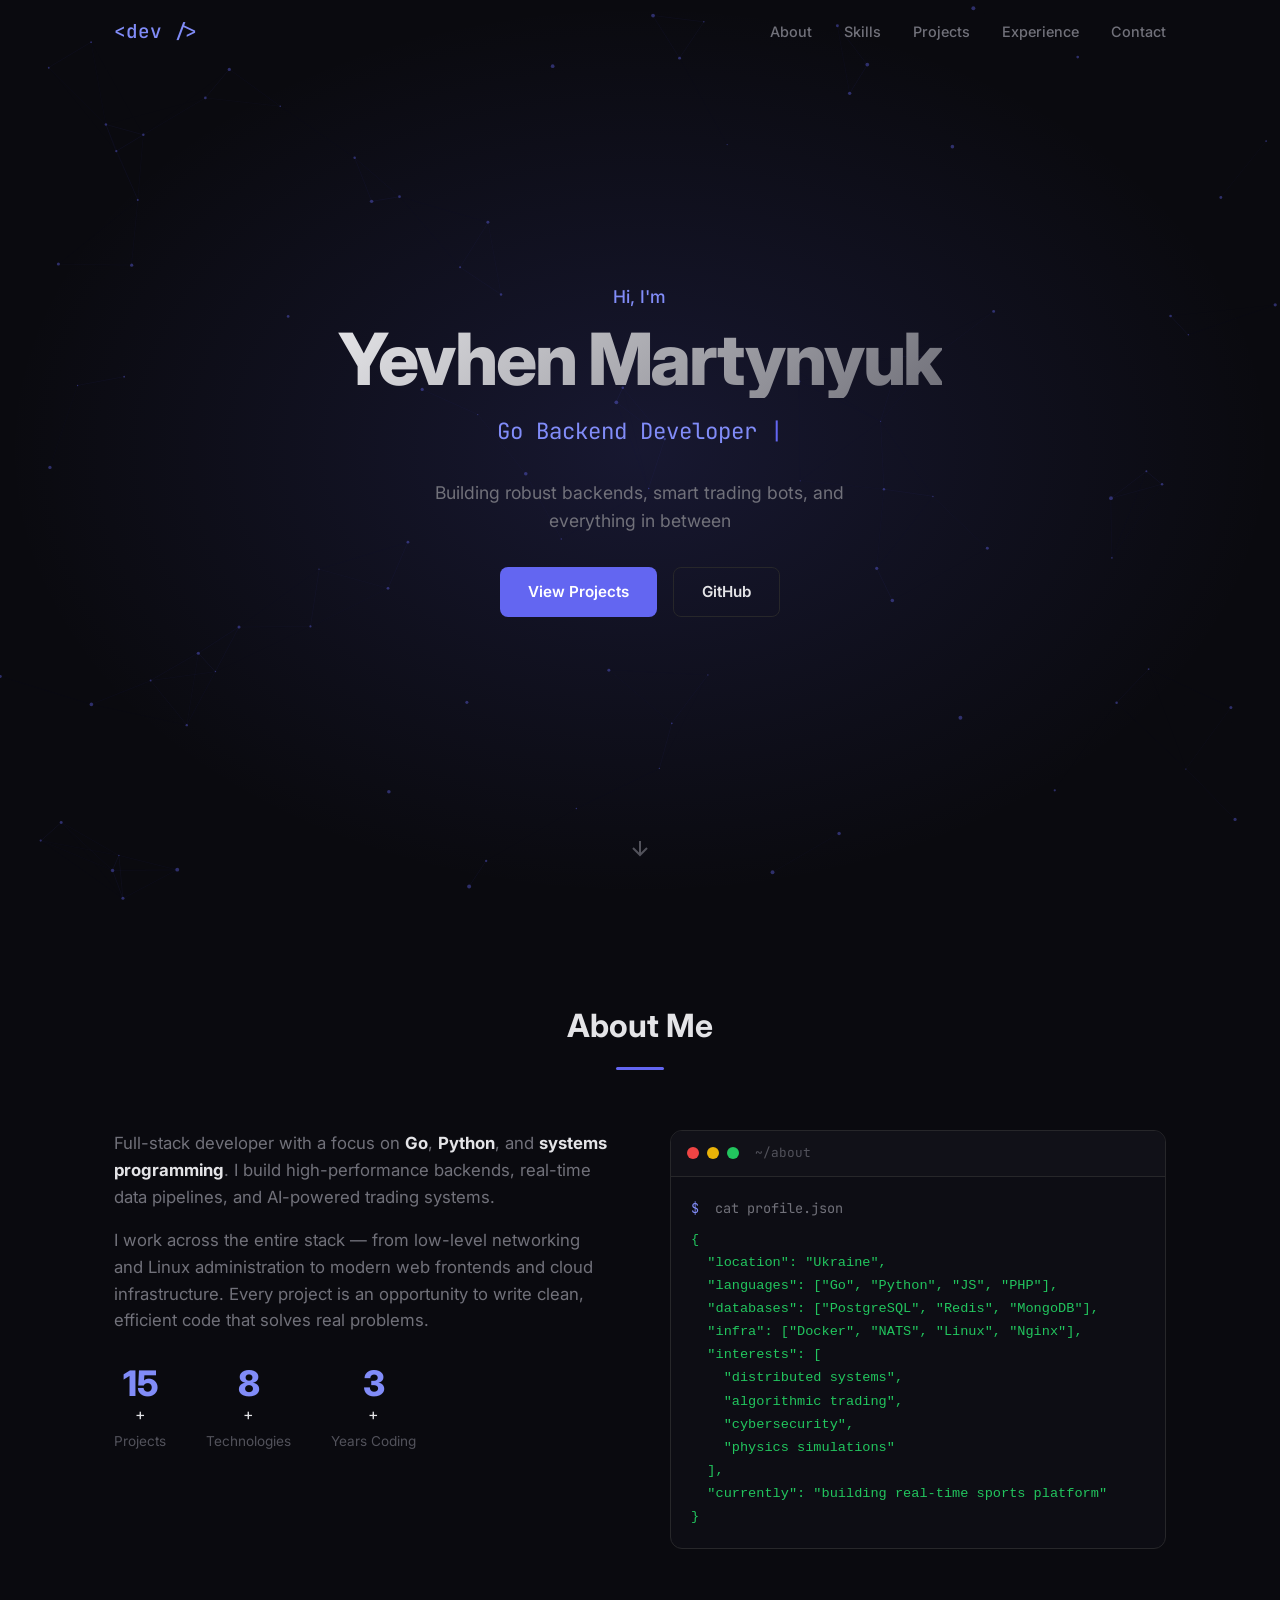
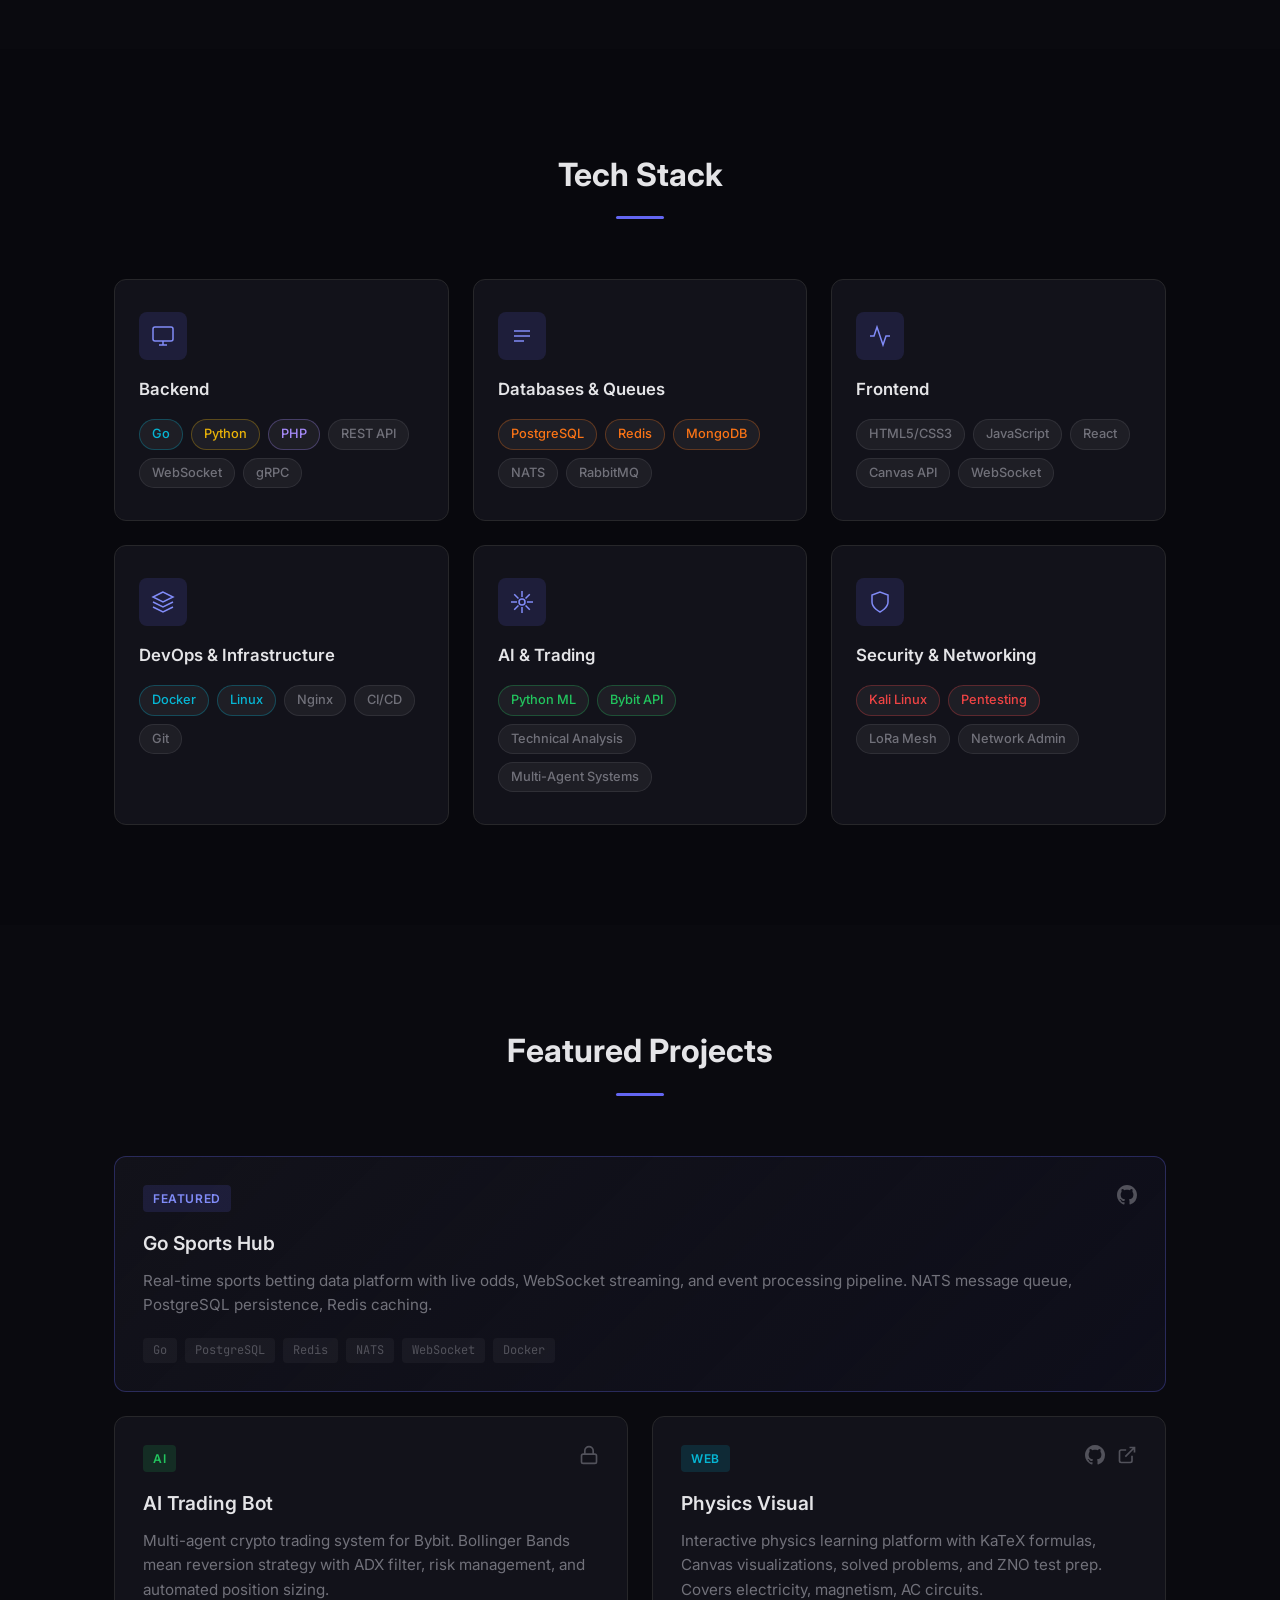
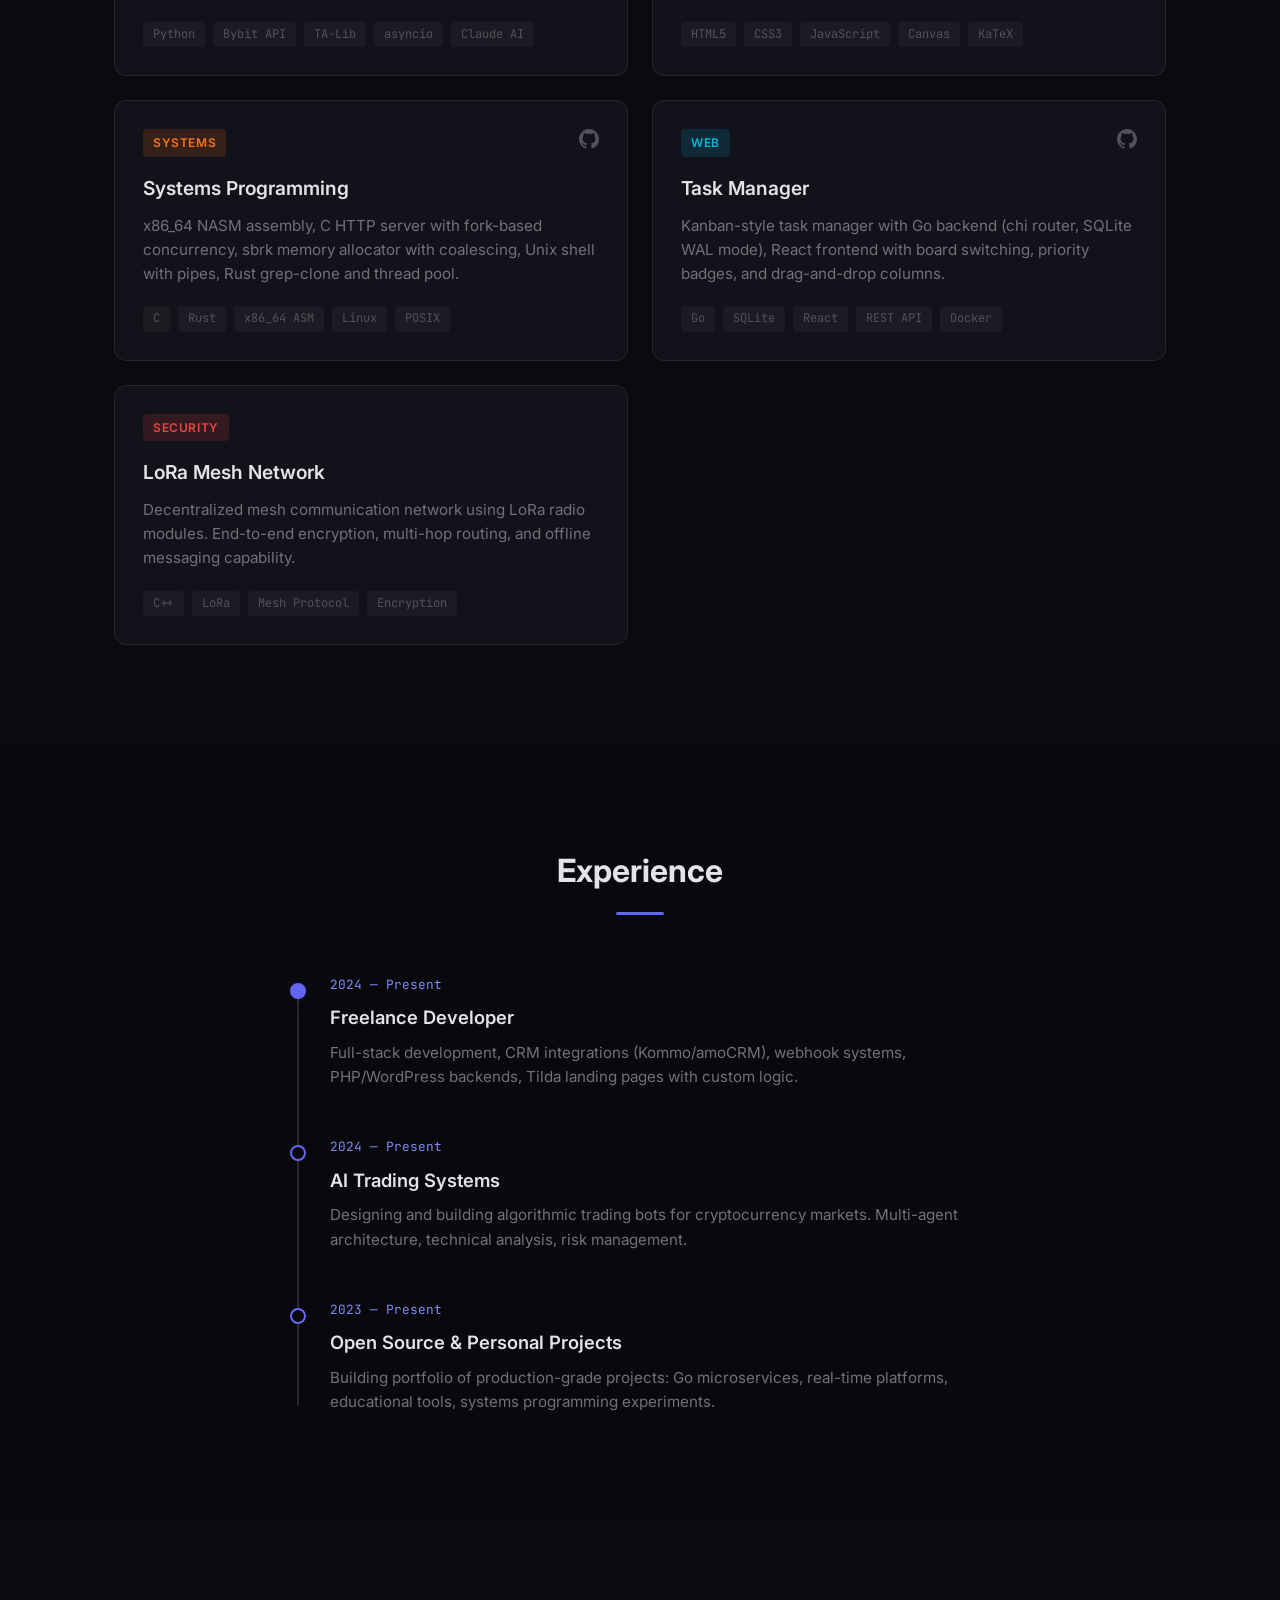
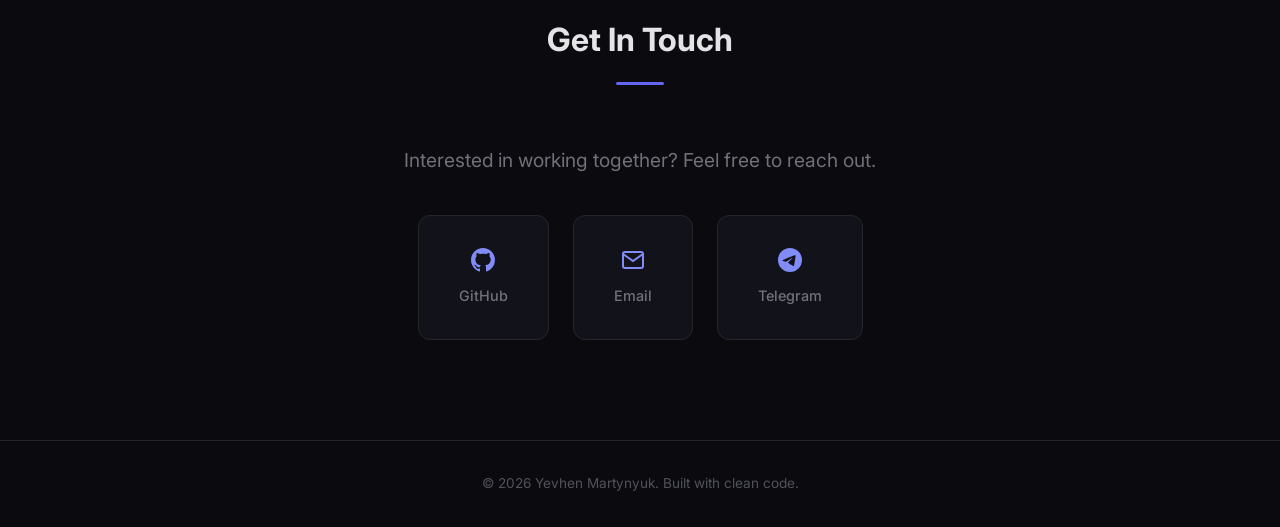
<file: index.html>
<!DOCTYPE html>
<html lang="uk">
<head>
    <meta charset="UTF-8">
    <meta name="viewport" content="width=device-width, initial-scale=1.0">
    <title>Developer Portfolio</title>
    <link rel="stylesheet" href="css/style.css">
    <link rel="preconnect" href="https://fonts.googleapis.com">
    <link href="https://fonts.googleapis.com/css2?family=Inter:wght@300;400;500;600;700;800&family=JetBrains+Mono:wght@400;500&display=swap" rel="stylesheet">
</head>
<body>
    <nav class="nav" id="nav">
        <div class="nav-container">
            <a href="#hero" class="nav-logo">&lt;dev /&gt;</a>
            <button class="nav-toggle" id="navToggle" aria-label="Menu">
                <span></span><span></span><span></span>
            </button>
            <ul class="nav-menu" id="navMenu">
                <li><a href="#about">About</a></li>
                <li><a href="#skills">Skills</a></li>
                <li><a href="#projects">Projects</a></li>
                <li><a href="#experience">Experience</a></li>
                <li><a href="#contact">Contact</a></li>
            </ul>
        </div>
    </nav>

    <section class="hero" id="hero">
        <div class="hero-bg">
            <canvas id="particleCanvas"></canvas>
        </div>
        <div class="hero-content">
            <p class="hero-greeting">Hi, I'm</p>
            <h1 class="hero-name">Yevhen Martynyuk</h1>
            <div class="hero-title">
                <span class="typing-text" id="typingText"></span>
                <span class="cursor">|</span>
            </div>
            <p class="hero-desc">Building robust backends, smart trading bots, and everything in between</p>
            <div class="hero-actions">
                <a href="#projects" class="btn btn-primary">View Projects</a>
                <a href="https://github.com/Evge14n" target="_blank" class="btn btn-outline">GitHub</a>
            </div>
        </div>
        <a href="#about" class="scroll-indicator">
            <svg width="24" height="24" viewBox="0 0 24 24" fill="none" stroke="currentColor" stroke-width="2">
                <path d="M12 5v14M5 12l7 7 7-7"/>
            </svg>
        </a>
    </section>

    <section class="section" id="about">
        <div class="container">
            <h2 class="section-title">About Me</h2>
            <div class="about-grid">
                <div class="about-text">
                    <p>Full-stack developer with a focus on <strong>Go</strong>, <strong>Python</strong>, and <strong>systems programming</strong>. I build high-performance backends, real-time data pipelines, and AI-powered trading systems.</p>
                    <p>I work across the entire stack &mdash; from low-level networking and Linux administration to modern web frontends and cloud infrastructure. Every project is an opportunity to write clean, efficient code that solves real problems.</p>
                    <div class="about-stats">
                        <div class="stat">
                            <span class="stat-num" data-target="15">0</span>+
                            <span class="stat-label">Projects</span>
                        </div>
                        <div class="stat">
                            <span class="stat-num" data-target="8">0</span>+
                            <span class="stat-label">Technologies</span>
                        </div>
                        <div class="stat">
                            <span class="stat-num" data-target="3">0</span>+
                            <span class="stat-label">Years Coding</span>
                        </div>
                    </div>
                </div>
                <div class="about-terminal">
                    <div class="terminal">
                        <div class="terminal-header">
                            <span class="terminal-dot red"></span>
                            <span class="terminal-dot yellow"></span>
                            <span class="terminal-dot green"></span>
                            <span class="terminal-title">~/about</span>
                        </div>
                        <div class="terminal-body">
                            <p><span class="t-prompt">$</span> cat profile.json</p>
                            <pre><code>{
  "location": "Ukraine",
  "languages": ["Go", "Python", "JS", "PHP"],
  "databases": ["PostgreSQL", "Redis", "MongoDB"],
  "infra": ["Docker", "NATS", "Linux", "Nginx"],
  "interests": [
    "distributed systems",
    "algorithmic trading",
    "cybersecurity",
    "physics simulations"
  ],
  "currently": "building real-time sports platform"
}</code></pre>
                        </div>
                    </div>
                </div>
            </div>
        </div>
    </section>

    <section class="section section-dark" id="skills">
        <div class="container">
            <h2 class="section-title">Tech Stack</h2>
            <div class="skills-grid">
                <div class="skill-category">
                    <div class="skill-icon">
                        <svg viewBox="0 0 24 24" fill="none" stroke="currentColor" stroke-width="1.5"><rect x="2" y="3" width="20" height="14" rx="2"/><path d="M8 21h8M12 17v4"/></svg>
                    </div>
                    <h3>Backend</h3>
                    <div class="skill-tags">
                        <span class="tag tag-go">Go</span>
                        <span class="tag tag-python">Python</span>
                        <span class="tag tag-php">PHP</span>
                        <span class="tag">REST API</span>
                        <span class="tag">WebSocket</span>
                        <span class="tag">gRPC</span>
                    </div>
                </div>
                <div class="skill-category">
                    <div class="skill-icon">
                        <svg viewBox="0 0 24 24" fill="none" stroke="currentColor" stroke-width="1.5"><path d="M4 7h16M4 12h16M4 17h10"/></svg>
                    </div>
                    <h3>Databases & Queues</h3>
                    <div class="skill-tags">
                        <span class="tag tag-db">PostgreSQL</span>
                        <span class="tag tag-db">Redis</span>
                        <span class="tag tag-db">MongoDB</span>
                        <span class="tag">NATS</span>
                        <span class="tag">RabbitMQ</span>
                    </div>
                </div>
                <div class="skill-category">
                    <div class="skill-icon">
                        <svg viewBox="0 0 24 24" fill="none" stroke="currentColor" stroke-width="1.5"><path d="M22 12h-4l-3 9L9 3l-3 9H2"/></svg>
                    </div>
                    <h3>Frontend</h3>
                    <div class="skill-tags">
                        <span class="tag">HTML5/CSS3</span>
                        <span class="tag">JavaScript</span>
                        <span class="tag">React</span>
                        <span class="tag">Canvas API</span>
                        <span class="tag">WebSocket</span>
                    </div>
                </div>
                <div class="skill-category">
                    <div class="skill-icon">
                        <svg viewBox="0 0 24 24" fill="none" stroke="currentColor" stroke-width="1.5"><path d="M12 2L2 7l10 5 10-5-10-5zM2 17l10 5 10-5M2 12l10 5 10-5"/></svg>
                    </div>
                    <h3>DevOps & Infrastructure</h3>
                    <div class="skill-tags">
                        <span class="tag tag-devops">Docker</span>
                        <span class="tag tag-devops">Linux</span>
                        <span class="tag">Nginx</span>
                        <span class="tag">CI/CD</span>
                        <span class="tag">Git</span>
                    </div>
                </div>
                <div class="skill-category">
                    <div class="skill-icon">
                        <svg viewBox="0 0 24 24" fill="none" stroke="currentColor" stroke-width="1.5"><circle cx="12" cy="12" r="3"/><path d="M12 1v6M12 17v6M4.22 4.22l4.24 4.24M15.54 15.54l4.24 4.24M1 12h6M17 12h6M4.22 19.78l4.24-4.24M15.54 8.46l4.24-4.24"/></svg>
                    </div>
                    <h3>AI & Trading</h3>
                    <div class="skill-tags">
                        <span class="tag tag-ai">Python ML</span>
                        <span class="tag tag-ai">Bybit API</span>
                        <span class="tag">Technical Analysis</span>
                        <span class="tag">Multi-Agent Systems</span>
                    </div>
                </div>
                <div class="skill-category">
                    <div class="skill-icon">
                        <svg viewBox="0 0 24 24" fill="none" stroke="currentColor" stroke-width="1.5"><path d="M12 22s8-4 8-10V5l-8-3-8 3v7c0 6 8 10 8 10z"/></svg>
                    </div>
                    <h3>Security & Networking</h3>
                    <div class="skill-tags">
                        <span class="tag tag-sec">Kali Linux</span>
                        <span class="tag tag-sec">Pentesting</span>
                        <span class="tag">LoRa Mesh</span>
                        <span class="tag">Network Admin</span>
                    </div>
                </div>
            </div>
        </div>
    </section>

    <section class="section" id="projects">
        <div class="container">
            <h2 class="section-title">Featured Projects</h2>
            <div class="projects-grid">

                <article class="project-card featured">
                    <div class="project-header">
                        <span class="project-badge">Featured</span>
                        <div class="project-links">
                            <a href="https://github.com/Evge14n/go-sports-hub" target="_blank" class="project-link" title="GitHub">
                                <svg viewBox="0 0 24 24" fill="currentColor" width="20"><path d="M12 0C5.37 0 0 5.37 0 12c0 5.31 3.435 9.795 8.205 11.385.6.105.825-.255.825-.57 0-.285-.015-1.23-.015-2.235-3.015.555-3.795-.735-4.035-1.41-.135-.345-.72-1.41-1.23-1.695-.42-.225-1.02-.78-.015-.795.945-.015 1.62.87 1.845 1.23 1.08 1.815 2.805 1.305 3.495.99.105-.78.42-1.305.765-1.605-2.67-.3-5.46-1.335-5.46-5.925 0-1.305.465-2.385 1.23-3.225-.12-.3-.54-1.53.12-3.18 0 0 1.005-.315 3.3 1.23.96-.27 1.98-.405 3-.405s2.04.135 3 .405c2.295-1.56 3.3-1.23 3.3-1.23.66 1.65.24 2.88.12 3.18.765.84 1.23 1.905 1.23 3.225 0 4.605-2.805 5.625-5.475 5.925.435.375.81 1.095.81 2.22 0 1.605-.015 2.895-.015 3.3 0 .315.225.69.825.57A12.02 12.02 0 0024 12c0-6.63-5.37-12-12-12z"/></svg>
                            </a>
                        </div>
                    </div>
                    <h3>Go Sports Hub</h3>
                    <p>Real-time sports betting data platform with live odds, WebSocket streaming, and event processing pipeline. NATS message queue, PostgreSQL persistence, Redis caching.</p>
                    <div class="project-tech">
                        <span>Go</span><span>PostgreSQL</span><span>Redis</span><span>NATS</span><span>WebSocket</span><span>Docker</span>
                    </div>
                </article>

                <article class="project-card">
                    <div class="project-header">
                        <span class="project-badge badge-ai">AI</span>
                        <div class="project-links">
                            <a href="#" class="project-link" title="Private Repo">
                                <svg viewBox="0 0 24 24" fill="none" stroke="currentColor" stroke-width="2" width="20"><rect x="3" y="11" width="18" height="11" rx="2"/><path d="M7 11V7a5 5 0 0110 0v4"/></svg>
                            </a>
                        </div>
                    </div>
                    <h3>AI Trading Bot</h3>
                    <p>Multi-agent crypto trading system for Bybit. Bollinger Bands mean reversion strategy with ADX filter, risk management, and automated position sizing.</p>
                    <div class="project-tech">
                        <span>Python</span><span>Bybit API</span><span>TA-Lib</span><span>asyncio</span><span>Claude AI</span>
                    </div>
                </article>

                <article class="project-card">
                    <div class="project-header">
                        <span class="project-badge badge-web">Web</span>
                        <div class="project-links">
                            <a href="https://github.com/Evge14n/physics-visual" target="_blank" class="project-link" title="GitHub">
                                <svg viewBox="0 0 24 24" fill="currentColor" width="20"><path d="M12 0C5.37 0 0 5.37 0 12c0 5.31 3.435 9.795 8.205 11.385.6.105.825-.255.825-.57 0-.285-.015-1.23-.015-2.235-3.015.555-3.795-.735-4.035-1.41-.135-.345-.72-1.41-1.23-1.695-.42-.225-1.02-.78-.015-.795.945-.015 1.62.87 1.845 1.23 1.08 1.815 2.805 1.305 3.495.99.105-.78.42-1.305.765-1.605-2.67-.3-5.46-1.335-5.46-5.925 0-1.305.465-2.385 1.23-3.225-.12-.3-.54-1.53.12-3.18 0 0 1.005-.315 3.3 1.23.96-.27 1.98-.405 3-.405s2.04.135 3 .405c2.295-1.56 3.3-1.23 3.3-1.23.66 1.65.24 2.88.12 3.18.765.84 1.23 1.905 1.23 3.225 0 4.605-2.805 5.625-5.475 5.925.435.375.81 1.095.81 2.22 0 1.605-.015 2.895-.015 3.3 0 .315.225.69.825.57A12.02 12.02 0 0024 12c0-6.63-5.37-12-12-12z"/></svg>
                            </a>
                            <a href="https://evge14n.github.io/physics-visual/" target="_blank" class="project-link" title="Live Demo">
                                <svg viewBox="0 0 24 24" fill="none" stroke="currentColor" stroke-width="2" width="20"><path d="M18 13v6a2 2 0 01-2 2H5a2 2 0 01-2-2V8a2 2 0 012-2h6M15 3h6v6M10 14L21 3"/></svg>
                            </a>
                        </div>
                    </div>
                    <h3>Physics Visual</h3>
                    <p>Interactive physics learning platform with KaTeX formulas, Canvas visualizations, solved problems, and ZNO test prep. Covers electricity, magnetism, AC circuits.</p>
                    <div class="project-tech">
                        <span>HTML5</span><span>CSS3</span><span>JavaScript</span><span>Canvas</span><span>KaTeX</span>
                    </div>
                </article>

                <article class="project-card">
                    <div class="project-header">
                        <span class="project-badge badge-sys">Systems</span>
                        <div class="project-links">
                            <a href="https://github.com/Evge14n/systems-programming" target="_blank" class="project-link" title="GitHub">
                                <svg viewBox="0 0 24 24" fill="currentColor" width="20"><path d="M12 0C5.37 0 0 5.37 0 12c0 5.31 3.435 9.795 8.205 11.385.6.105.825-.255.825-.57 0-.285-.015-1.23-.015-2.235-3.015.555-3.795-.735-4.035-1.41-.135-.345-.72-1.41-1.23-1.695-.42-.225-1.02-.78-.015-.795.945-.015 1.62.87 1.845 1.23 1.08 1.815 2.805 1.305 3.495.99.105-.78.42-1.305.765-1.605-2.67-.3-5.46-1.335-5.46-5.925 0-1.305.465-2.385 1.23-3.225-.12-.3-.54-1.53.12-3.18 0 0 1.005-.315 3.3 1.23.96-.27 1.98-.405 3-.405s2.04.135 3 .405c2.295-1.56 3.3-1.23 3.3-1.23.66 1.65.24 2.88.12 3.18.765.84 1.23 1.905 1.23 3.225 0 4.605-2.805 5.625-5.475 5.925.435.375.81 1.095.81 2.22 0 1.605-.015 2.895-.015 3.3 0 .315.225.69.825.57A12.02 12.02 0 0024 12c0-6.63-5.37-12-12-12z"/></svg>
                            </a>
                        </div>
                    </div>
                    <h3>Systems Programming</h3>
                    <p>x86_64 NASM assembly, C HTTP server with fork-based concurrency, sbrk memory allocator with coalescing, Unix shell with pipes, Rust grep-clone and thread pool.</p>
                    <div class="project-tech">
                        <span>C</span><span>Rust</span><span>x86_64 ASM</span><span>Linux</span><span>POSIX</span>
                    </div>
                </article>

                <article class="project-card">
                    <div class="project-header">
                        <span class="project-badge badge-web">Web</span>
                        <div class="project-links">
                            <a href="https://github.com/Evge14n/task-manager" target="_blank" class="project-link" title="GitHub">
                                <svg viewBox="0 0 24 24" fill="currentColor" width="20"><path d="M12 0C5.37 0 0 5.37 0 12c0 5.31 3.435 9.795 8.205 11.385.6.105.825-.255.825-.57 0-.285-.015-1.23-.015-2.235-3.015.555-3.795-.735-4.035-1.41-.135-.345-.72-1.41-1.23-1.695-.42-.225-1.02-.78-.015-.795.945-.015 1.62.87 1.845 1.23 1.08 1.815 2.805 1.305 3.495.99.105-.78.42-1.305.765-1.605-2.67-.3-5.46-1.335-5.46-5.925 0-1.305.465-2.385 1.23-3.225-.12-.3-.54-1.53.12-3.18 0 0 1.005-.315 3.3 1.23.96-.27 1.98-.405 3-.405s2.04.135 3 .405c2.295-1.56 3.3-1.23 3.3-1.23.66 1.65.24 2.88.12 3.18.765.84 1.23 1.905 1.23 3.225 0 4.605-2.805 5.625-5.475 5.925.435.375.81 1.095.81 2.22 0 1.605-.015 2.895-.015 3.3 0 .315.225.69.825.57A12.02 12.02 0 0024 12c0-6.63-5.37-12-12-12z"/></svg>
                            </a>
                        </div>
                    </div>
                    <h3>Task Manager</h3>
                    <p>Kanban-style task manager with Go backend (chi router, SQLite WAL mode), React frontend with board switching, priority badges, and drag-and-drop columns.</p>
                    <div class="project-tech">
                        <span>Go</span><span>SQLite</span><span>React</span><span>REST API</span><span>Docker</span>
                    </div>
                </article>

                <article class="project-card">
                    <div class="project-header">
                        <span class="project-badge badge-sec">Security</span>
                    </div>
                    <h3>LoRa Mesh Network</h3>
                    <p>Decentralized mesh communication network using LoRa radio modules. End-to-end encryption, multi-hop routing, and offline messaging capability.</p>
                    <div class="project-tech">
                        <span>C++</span><span>LoRa</span><span>Mesh Protocol</span><span>Encryption</span>
                    </div>
                </article>

            </div>
        </div>
    </section>

    <section class="section section-dark" id="experience">
        <div class="container">
            <h2 class="section-title">Experience</h2>
            <div class="timeline">
                <div class="timeline-item">
                    <div class="timeline-marker"></div>
                    <div class="timeline-content">
                        <span class="timeline-date">2024 &mdash; Present</span>
                        <h3>Freelance Developer</h3>
                        <p>Full-stack development, CRM integrations (Kommo/amoCRM), webhook systems, PHP/WordPress backends, Tilda landing pages with custom logic.</p>
                    </div>
                </div>
                <div class="timeline-item">
                    <div class="timeline-marker"></div>
                    <div class="timeline-content">
                        <span class="timeline-date">2024 &mdash; Present</span>
                        <h3>AI Trading Systems</h3>
                        <p>Designing and building algorithmic trading bots for cryptocurrency markets. Multi-agent architecture, technical analysis, risk management.</p>
                    </div>
                </div>
                <div class="timeline-item">
                    <div class="timeline-marker"></div>
                    <div class="timeline-content">
                        <span class="timeline-date">2023 &mdash; Present</span>
                        <h3>Open Source & Personal Projects</h3>
                        <p>Building portfolio of production-grade projects: Go microservices, real-time platforms, educational tools, systems programming experiments.</p>
                    </div>
                </div>
            </div>
        </div>
    </section>

    <section class="section" id="contact">
        <div class="container">
            <h2 class="section-title">Get In Touch</h2>
            <div class="contact-content">
                <p class="contact-text">Interested in working together? Feel free to reach out.</p>
                <div class="contact-links">
                    <a href="https://github.com/Evge14n" target="_blank" class="contact-item">
                        <svg viewBox="0 0 24 24" fill="currentColor" width="24"><path d="M12 0C5.37 0 0 5.37 0 12c0 5.31 3.435 9.795 8.205 11.385.6.105.825-.255.825-.57 0-.285-.015-1.23-.015-2.235-3.015.555-3.795-.735-4.035-1.41-.135-.345-.72-1.41-1.23-1.695-.42-.225-1.02-.78-.015-.795.945-.015 1.62.87 1.845 1.23 1.08 1.815 2.805 1.305 3.495.99.105-.78.42-1.305.765-1.605-2.67-.3-5.46-1.335-5.46-5.925 0-1.305.465-2.385 1.23-3.225-.12-.3-.54-1.53.12-3.18 0 0 1.005-.315 3.3 1.23.96-.27 1.98-.405 3-.405s2.04.135 3 .405c2.295-1.56 3.3-1.23 3.3-1.23.66 1.65.24 2.88.12 3.18.765.84 1.23 1.905 1.23 3.225 0 4.605-2.805 5.625-5.475 5.925.435.375.81 1.095.81 2.22 0 1.605-.015 2.895-.015 3.3 0 .315.225.69.825.57A12.02 12.02 0 0024 12c0-6.63-5.37-12-12-12z"/></svg>
                        <span>GitHub</span>
                    </a>
                    <a href="mailto:igrikomputer@gmail.com" class="contact-item">
                        <svg viewBox="0 0 24 24" fill="none" stroke="currentColor" stroke-width="2" width="24"><path d="M4 4h16c1.1 0 2 .9 2 2v12c0 1.1-.9 2-2 2H4c-1.1 0-2-.9-2-2V6c0-1.1.9-2 2-2z"/><path d="M22 6l-10 7L2 6"/></svg>
                        <span>Email</span>
                    </a>
                    <a href="https://t.me/Evge14n" target="_blank" class="contact-item">
                        <svg viewBox="0 0 24 24" fill="currentColor" width="24"><path d="M11.944 0A12 12 0 000 12a12 12 0 0012 12 12 12 0 0012-12A12 12 0 0012 0h-.056zm4.962 7.224c.1-.002.321.023.465.14a.506.506 0 01.171.325c.016.093.036.306.02.472-.18 1.898-.962 6.502-1.36 8.627-.168.9-.499 1.201-.82 1.23-.696.065-1.225-.46-1.9-.902-1.056-.693-1.653-1.124-2.678-1.8-1.185-.78-.417-1.21.258-1.91.177-.184 3.247-2.977 3.307-3.23.007-.032.014-.15-.056-.212s-.174-.041-.249-.024c-.106.024-1.793 1.14-5.061 3.345-.48.33-.913.49-1.302.48-.428-.008-1.252-.241-1.865-.44-.752-.245-1.349-.374-1.297-.789.027-.216.325-.437.893-.663 3.498-1.524 5.83-2.529 6.998-3.014 3.332-1.386 4.025-1.627 4.476-1.635z"/></svg>
                        <span>Telegram</span>
                    </a>
                </div>
            </div>
        </div>
    </section>

    <footer class="footer">
        <div class="container">
            <p>&copy; 2026 Yevhen Martynyuk. Built with clean code.</p>
        </div>
    </footer>

    <script src="js/main.js"></script>
</body>
</html>
</file>
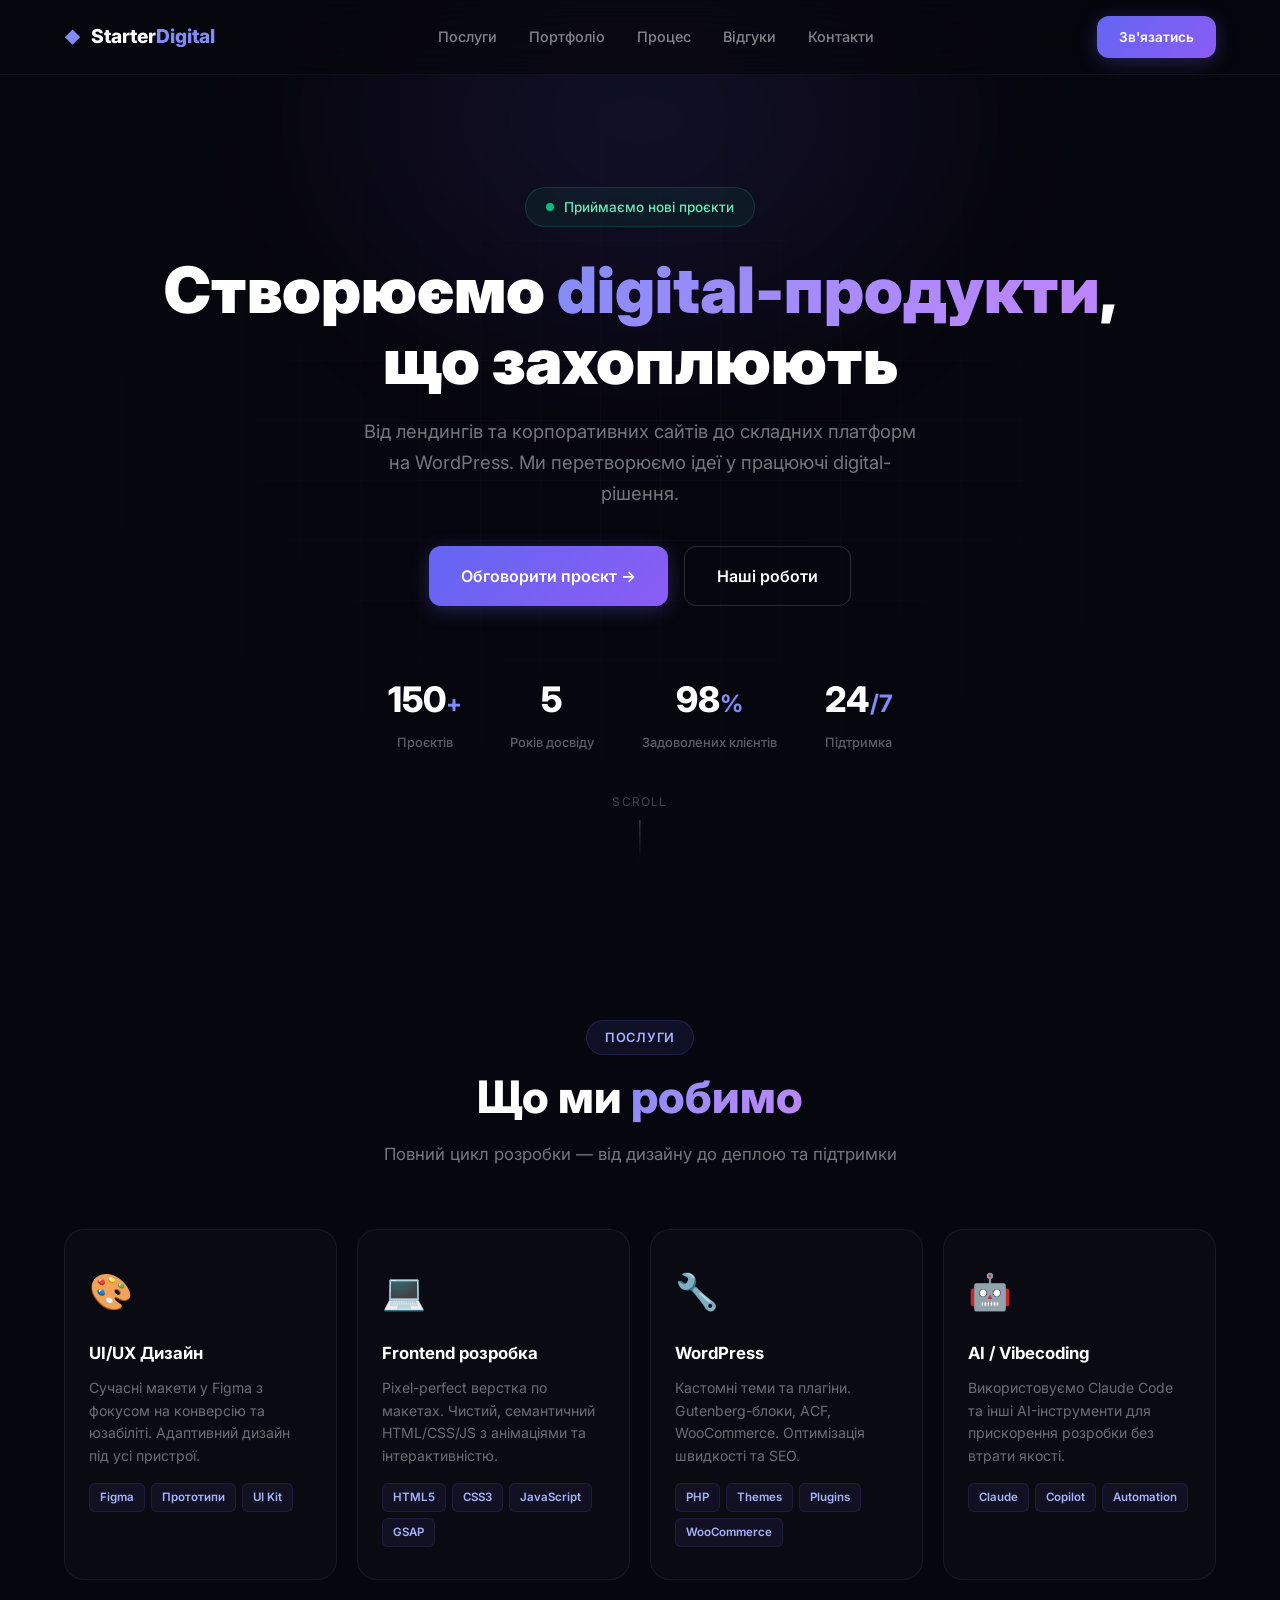
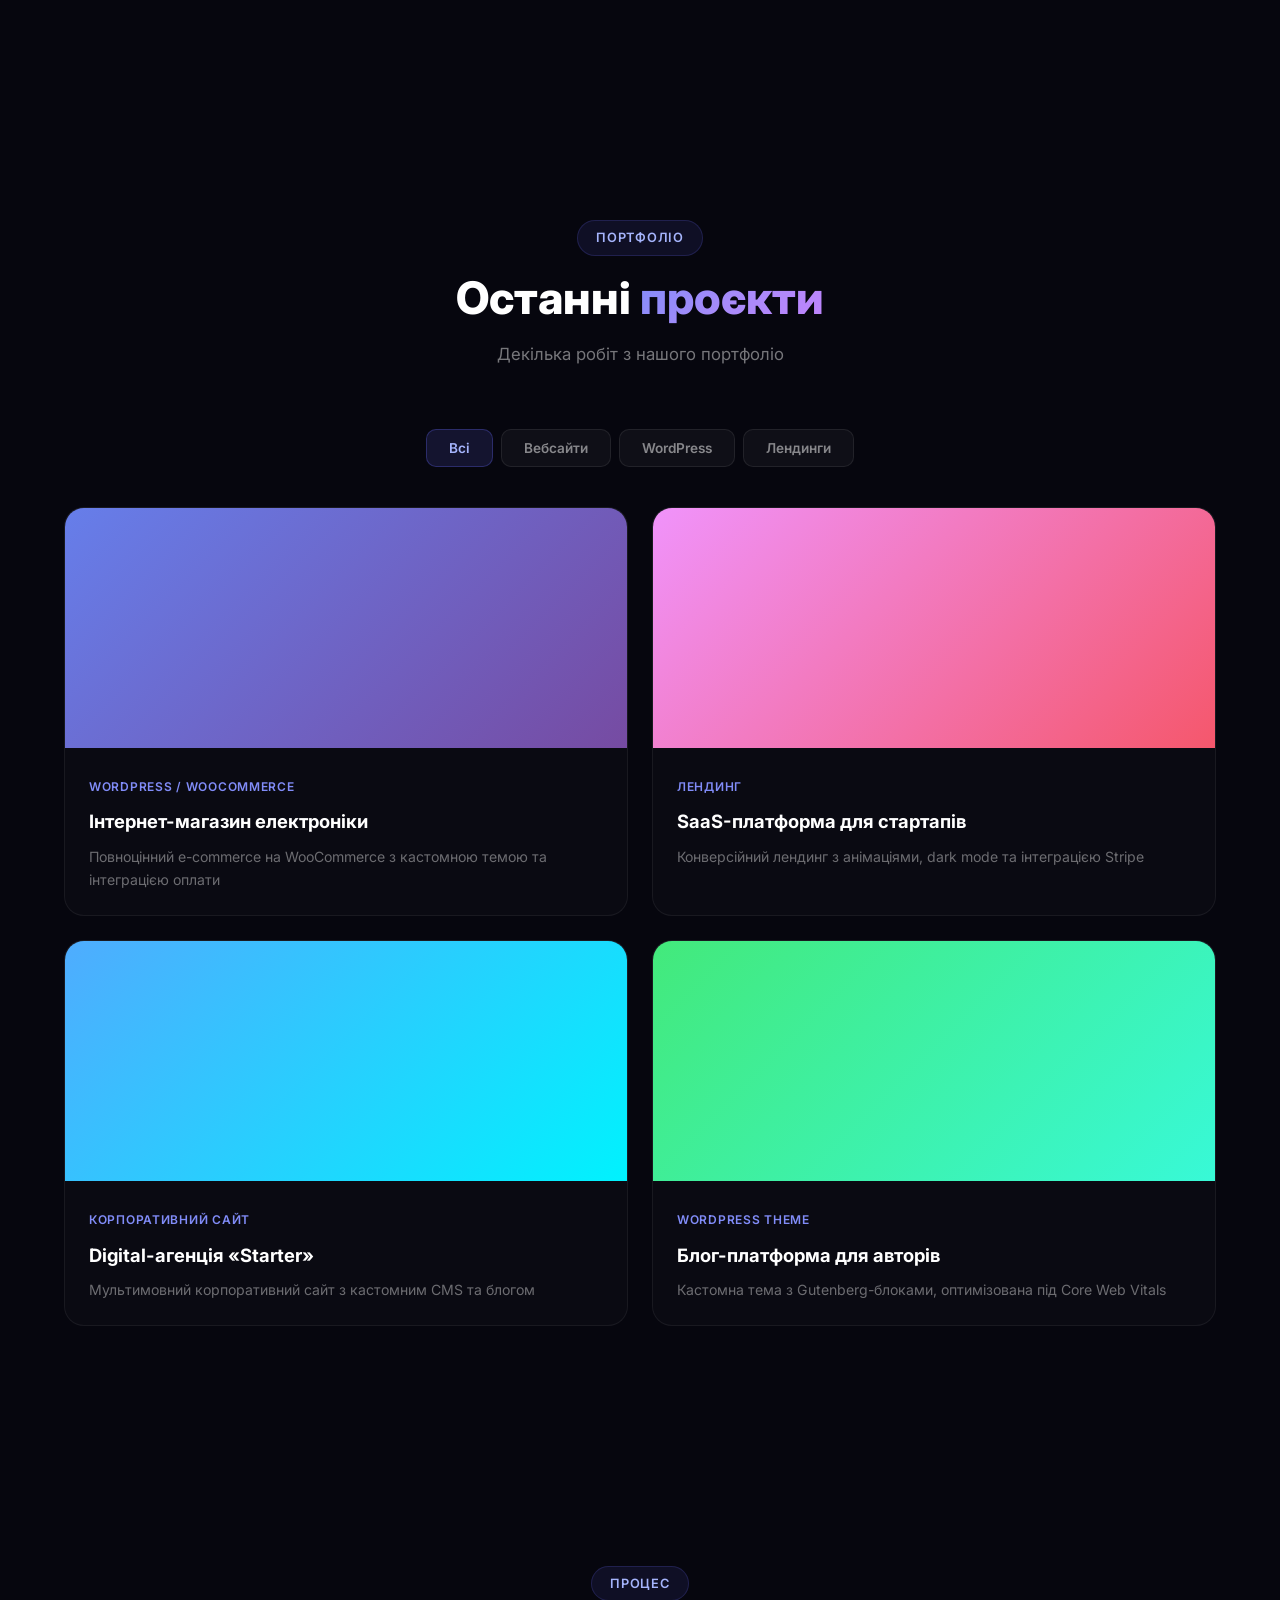
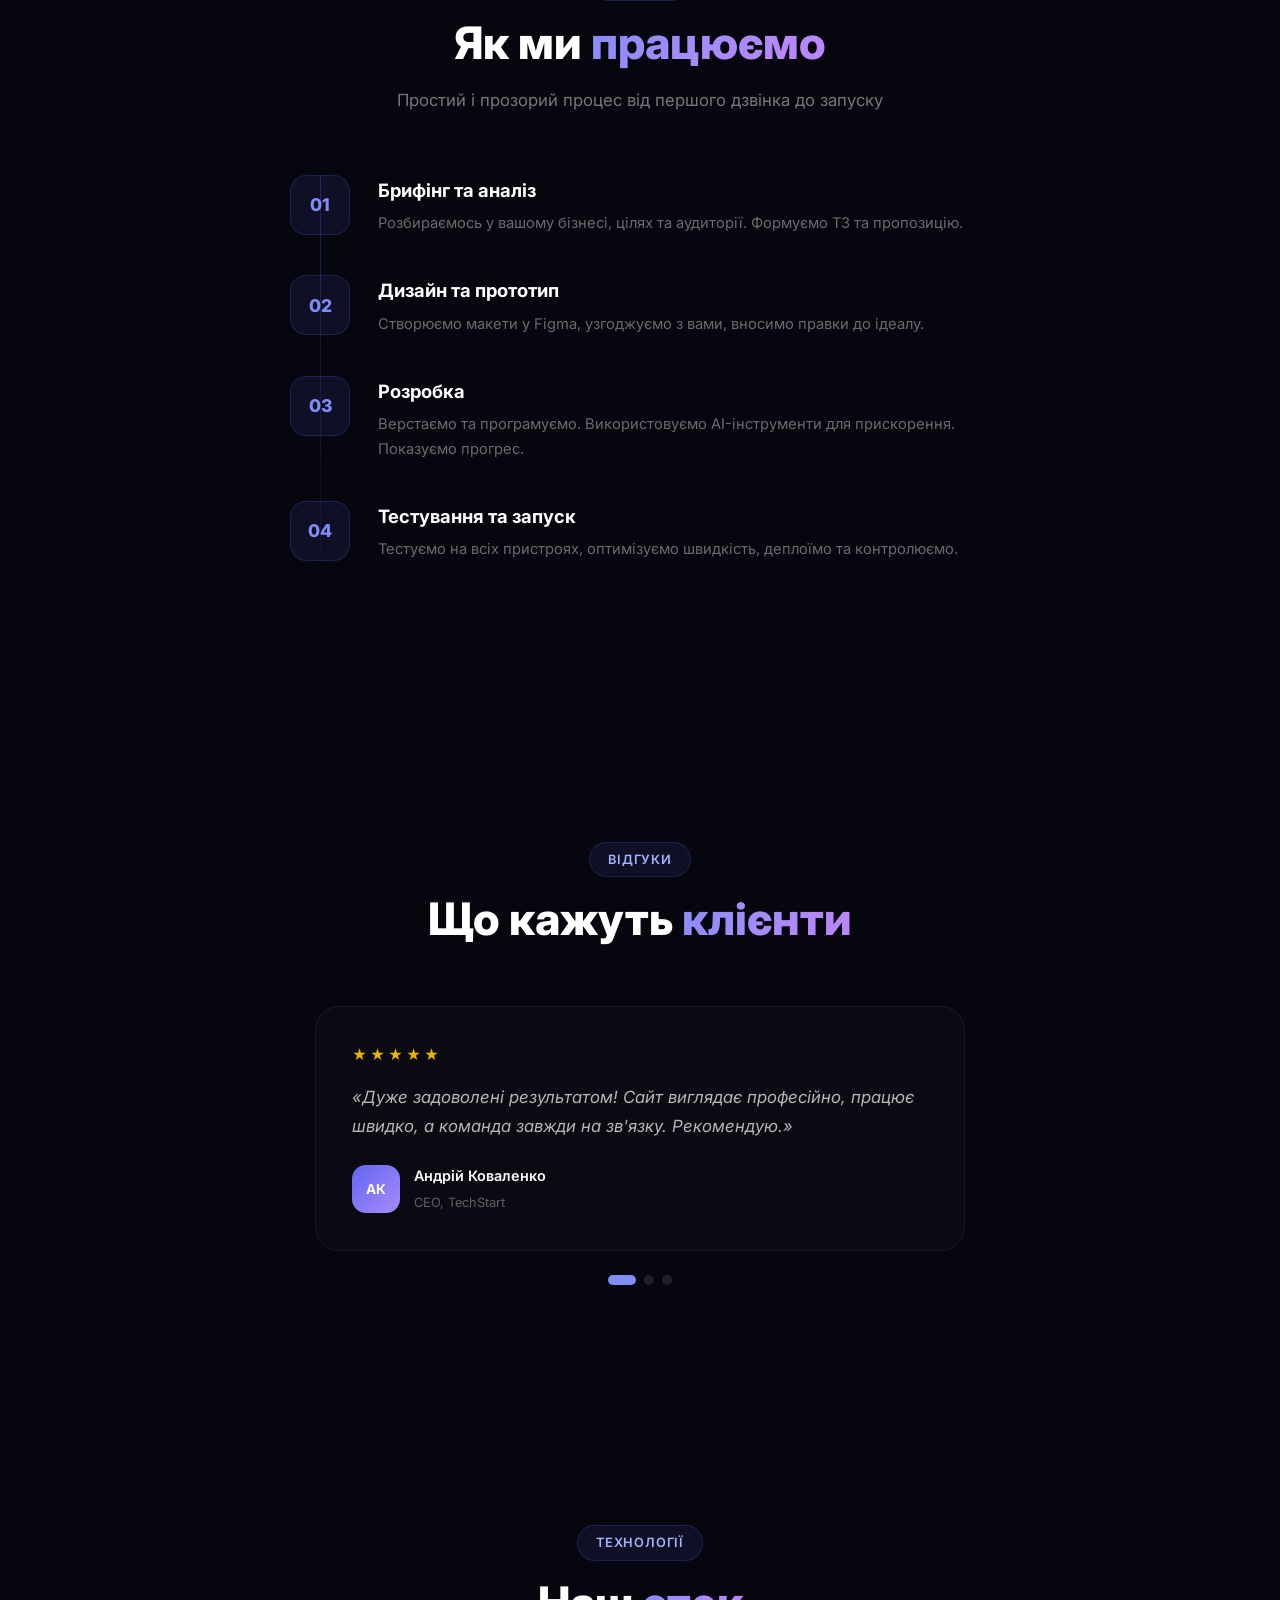
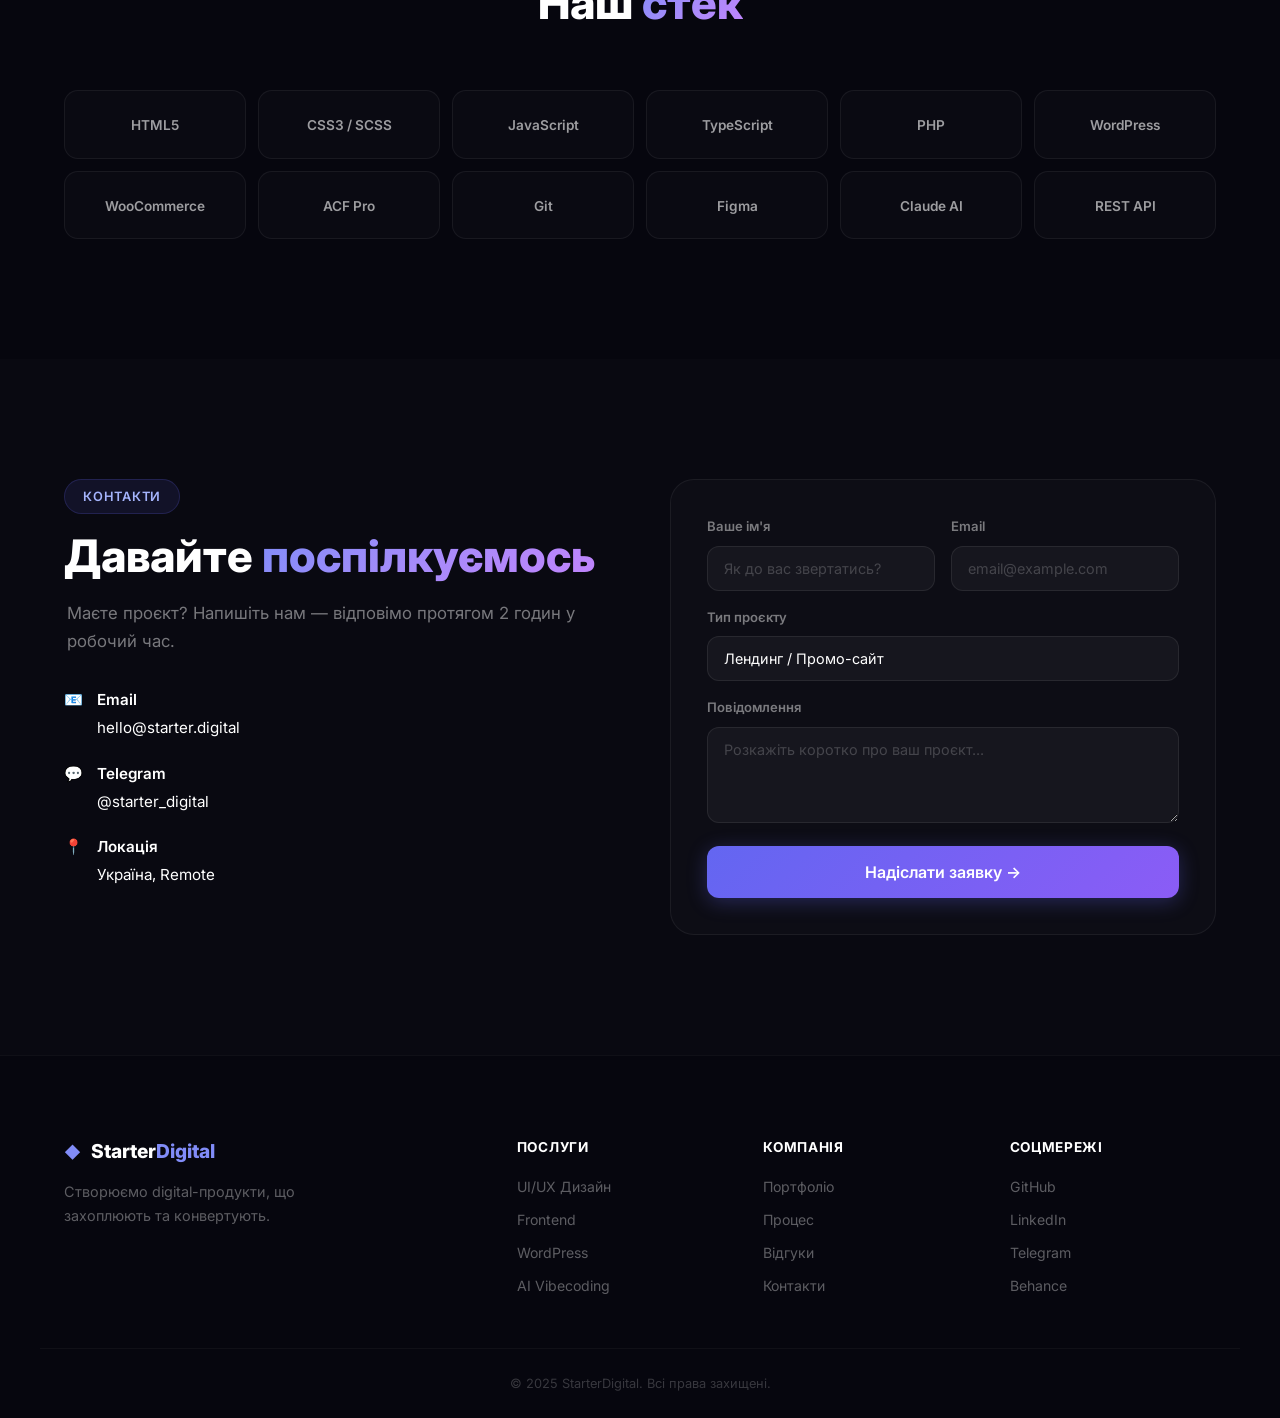
<file: creative-agency-landing/index.html>
<!DOCTYPE html>
<html lang="uk">

<head>
    <meta charset="UTF-8">
    <meta name="viewport" content="width=device-width, initial-scale=1.0">
    <title>Starter Digital — Креативна digital-агенція</title>
    <meta name="description"
        content="Ми створюємо сучасні вебсайти, додатки та digital-рішення для бізнесу. Від лендингів до складних платформ на WordPress.">
    <link rel="preconnect" href="https://fonts.googleapis.com">
    <link rel="preconnect" href="https://fonts.gstatic.com" crossorigin>
    <link href="https://fonts.googleapis.com/css2?family=Inter:wght@400;500;600;700;800;900&display=swap"
        rel="stylesheet">
    <link rel="stylesheet" href="styles.css">
</head>

<body>
    <!-- Header -->
    <header class="header" id="header">
        <div class="container header__inner">
            <a href="#" class="logo">
                <span class="logo__icon">◆</span>
                <span class="logo__text">Starter<span class="accent">Digital</span></span>
            </a>
            <nav class="nav" id="nav">
                <a href="#services" class="nav__link">Послуги</a>
                <a href="#portfolio" class="nav__link">Портфоліо</a>
                <a href="#process" class="nav__link">Процес</a>
                <a href="#testimonials" class="nav__link">Відгуки</a>
                <a href="#contact" class="nav__link">Контакти</a>
            </nav>
            <div class="header__actions">
                <a href="#contact" class="btn btn--primary btn--sm">Зв'язатись</a>
                <button class="burger" id="burger" aria-label="Menu">
                    <span></span><span></span><span></span>
                </button>
            </div>
        </div>
    </header>

    <!-- Hero -->
    <section class="hero">
        <div class="hero__bg">
            <div class="hero__gradient"></div>
            <div class="hero__grid-lines"></div>
        </div>
        <div class="container hero__inner">
            <div class="hero__badge" data-animate="fade-up">
                <span class="pulse"></span>
                Приймаємо нові проєкти
            </div>
            <h1 class="hero__title" data-animate="fade-up" data-delay="100">
                Створюємо <span class="gradient-text">digital-продукти</span>,<br>
                що захоплюють
            </h1>
            <p class="hero__subtitle" data-animate="fade-up" data-delay="200">
                Від лендингів та корпоративних сайтів до складних платформ на WordPress.
                Ми перетворюємо ідеї у працюючі digital-рішення.
            </p>
            <div class="hero__cta" data-animate="fade-up" data-delay="300">
                <a href="#contact" class="btn btn--primary btn--lg">Обговорити проєкт →</a>
                <a href="#portfolio" class="btn btn--outline btn--lg">Наші роботи</a>
            </div>
            <div class="hero__stats" data-animate="fade-up" data-delay="400">
                <div class="stat">
                    <span class="stat__num" data-count="150">0</span><span class="stat__plus">+</span>
                    <span class="stat__label">Проєктів</span>
                </div>
                <div class="stat">
                    <span class="stat__num" data-count="5">0</span>
                    <span class="stat__label">Років досвіду</span>
                </div>
                <div class="stat">
                    <span class="stat__num" data-count="98">0</span><span class="stat__plus">%</span>
                    <span class="stat__label">Задоволених клієнтів</span>
                </div>
                <div class="stat">
                    <span class="stat__num" data-count="24">0</span><span class="stat__plus">/7</span>
                    <span class="stat__label">Підтримка</span>
                </div>
            </div>
        </div>
        <div class="hero__scroll">
            <span>Scroll</span>
            <div class="scroll-line"></div>
        </div>
    </section>

    <!-- Services -->
    <section class="services section" id="services">
        <div class="container">
            <div class="section__header" data-animate="fade-up">
                <span class="section__badge">Послуги</span>
                <h2 class="section__title">Що ми <span class="gradient-text">робимо</span></h2>
                <p class="section__desc">Повний цикл розробки — від дизайну до деплою та підтримки</p>
            </div>
            <div class="services__grid">
                <div class="service-card" data-animate="fade-up" data-delay="0">
                    <div class="service-card__icon">🎨</div>
                    <h3 class="service-card__title">UI/UX Дизайн</h3>
                    <p class="service-card__desc">Сучасні макети у Figma з фокусом на конверсію та юзабіліті. Адаптивний
                        дизайн під усі пристрої.</p>
                    <ul class="service-card__tags">
                        <li>Figma</li>
                        <li>Прототипи</li>
                        <li>UI Kit</li>
                    </ul>
                </div>
                <div class="service-card" data-animate="fade-up" data-delay="100">
                    <div class="service-card__icon">💻</div>
                    <h3 class="service-card__title">Frontend розробка</h3>
                    <p class="service-card__desc">Pixel-perfect верстка по макетах. Чистий, семантичний HTML/CSS/JS з
                        анімаціями та інтерактивністю.</p>
                    <ul class="service-card__tags">
                        <li>HTML5</li>
                        <li>CSS3</li>
                        <li>JavaScript</li>
                        <li>GSAP</li>
                    </ul>
                </div>
                <div class="service-card" data-animate="fade-up" data-delay="200">
                    <div class="service-card__icon">🔧</div>
                    <h3 class="service-card__title">WordPress</h3>
                    <p class="service-card__desc">Кастомні теми та плагіни. Gutenberg-блоки, ACF, WooCommerce.
                        Оптимізація швидкості та SEO.</p>
                    <ul class="service-card__tags">
                        <li>PHP</li>
                        <li>Themes</li>
                        <li>Plugins</li>
                        <li>WooCommerce</li>
                    </ul>
                </div>
                <div class="service-card" data-animate="fade-up" data-delay="300">
                    <div class="service-card__icon">🤖</div>
                    <h3 class="service-card__title">AI / Vibecoding</h3>
                    <p class="service-card__desc">Використовуємо Claude Code та інші AI-інструменти для прискорення
                        розробки без втрати якості.</p>
                    <ul class="service-card__tags">
                        <li>Claude</li>
                        <li>Copilot</li>
                        <li>Automation</li>
                    </ul>
                </div>
            </div>
        </div>
    </section>

    <!-- Portfolio -->
    <section class="portfolio section" id="portfolio">
        <div class="container">
            <div class="section__header" data-animate="fade-up">
                <span class="section__badge">Портфоліо</span>
                <h2 class="section__title">Останні <span class="gradient-text">проєкти</span></h2>
                <p class="section__desc">Декілька робіт з нашого портфоліо</p>
            </div>
            <div class="portfolio__filters" data-animate="fade-up">
                <button class="filter-btn active" data-filter="all">Всі</button>
                <button class="filter-btn" data-filter="web">Вебсайти</button>
                <button class="filter-btn" data-filter="wordpress">WordPress</button>
                <button class="filter-btn" data-filter="landing">Лендинги</button>
            </div>
            <div class="portfolio__grid">
                <div class="project-card" data-category="wordpress" data-animate="fade-up">
                    <div class="project-card__img" style="background: linear-gradient(135deg, #667eea, #764ba2);">
                        <div class="project-card__overlay">
                            <span class="project-card__view">Переглянути →</span>
                        </div>
                    </div>
                    <div class="project-card__info">
                        <span class="project-card__cat">WordPress / WooCommerce</span>
                        <h3 class="project-card__title">Інтернет-магазин електроніки</h3>
                        <p class="project-card__desc">Повноцінний e-commerce на WooCommerce з кастомною темою та
                            інтеграцією оплати</p>
                    </div>
                </div>
                <div class="project-card" data-category="landing" data-animate="fade-up" data-delay="100">
                    <div class="project-card__img" style="background: linear-gradient(135deg, #f093fb, #f5576c);">
                        <div class="project-card__overlay">
                            <span class="project-card__view">Переглянути →</span>
                        </div>
                    </div>
                    <div class="project-card__info">
                        <span class="project-card__cat">Лендинг</span>
                        <h3 class="project-card__title">SaaS-платформа для стартапів</h3>
                        <p class="project-card__desc">Конверсійний лендинг з анімаціями, dark mode та інтеграцією Stripe
                        </p>
                    </div>
                </div>
                <div class="project-card" data-category="web" data-animate="fade-up" data-delay="200">
                    <div class="project-card__img" style="background: linear-gradient(135deg, #4facfe, #00f2fe);">
                        <div class="project-card__overlay">
                            <span class="project-card__view">Переглянути →</span>
                        </div>
                    </div>
                    <div class="project-card__info">
                        <span class="project-card__cat">Корпоративний сайт</span>
                        <h3 class="project-card__title">Digital-агенція «Starter»</h3>
                        <p class="project-card__desc">Мультимовний корпоративний сайт з кастомним CMS та блогом</p>
                    </div>
                </div>
                <div class="project-card" data-category="wordpress" data-animate="fade-up" data-delay="300">
                    <div class="project-card__img" style="background: linear-gradient(135deg, #43e97b, #38f9d7);">
                        <div class="project-card__overlay">
                            <span class="project-card__view">Переглянути →</span>
                        </div>
                    </div>
                    <div class="project-card__info">
                        <span class="project-card__cat">WordPress Theme</span>
                        <h3 class="project-card__title">Блог-платформа для авторів</h3>
                        <p class="project-card__desc">Кастомна тема з Gutenberg-блоками, оптимізована під Core Web
                            Vitals</p>
                    </div>
                </div>
            </div>
        </div>
    </section>

    <!-- Process -->
    <section class="process section" id="process">
        <div class="container">
            <div class="section__header" data-animate="fade-up">
                <span class="section__badge">Процес</span>
                <h2 class="section__title">Як ми <span class="gradient-text">працюємо</span></h2>
                <p class="section__desc">Простий і прозорий процес від першого дзвінка до запуску</p>
            </div>
            <div class="process__timeline">
                <div class="process__step" data-animate="fade-up">
                    <div class="process__num">01</div>
                    <div class="process__content">
                        <h3>Брифінг та аналіз</h3>
                        <p>Розбираємось у вашому бізнесі, цілях та аудиторії. Формуємо ТЗ та пропозицію.</p>
                    </div>
                </div>
                <div class="process__step" data-animate="fade-up" data-delay="100">
                    <div class="process__num">02</div>
                    <div class="process__content">
                        <h3>Дизайн та прототип</h3>
                        <p>Створюємо макети у Figma, узгоджуємо з вами, вносимо правки до ідеалу.</p>
                    </div>
                </div>
                <div class="process__step" data-animate="fade-up" data-delay="200">
                    <div class="process__num">03</div>
                    <div class="process__content">
                        <h3>Розробка</h3>
                        <p>Верстаємо та програмуємо. Використовуємо AI-інструменти для прискорення. Показуємо прогрес.
                        </p>
                    </div>
                </div>
                <div class="process__step" data-animate="fade-up" data-delay="300">
                    <div class="process__num">04</div>
                    <div class="process__content">
                        <h3>Тестування та запуск</h3>
                        <p>Тестуємо на всіх пристроях, оптимізуємо швидкість, деплоїмо та контролюємо.</p>
                    </div>
                </div>
            </div>
        </div>
    </section>

    <!-- Testimonials -->
    <section class="testimonials section" id="testimonials">
        <div class="container">
            <div class="section__header" data-animate="fade-up">
                <span class="section__badge">Відгуки</span>
                <h2 class="section__title">Що кажуть <span class="gradient-text">клієнти</span></h2>
            </div>
            <div class="testimonials__slider" data-animate="fade-up">
                <div class="testimonial-card active">
                    <div class="testimonial-card__stars">★★★★★</div>
                    <p class="testimonial-card__text">«Дуже задоволені результатом! Сайт виглядає професійно, працює
                        швидко, а команда завжди на зв'язку. Рекомендую.»</p>
                    <div class="testimonial-card__author">
                        <div class="testimonial-card__avatar">АК</div>
                        <div>
                            <span class="testimonial-card__name">Андрій Коваленко</span>
                            <span class="testimonial-card__role">CEO, TechStart</span>
                        </div>
                    </div>
                </div>
                <div class="testimonial-card">
                    <div class="testimonial-card__stars">★★★★★</div>
                    <p class="testimonial-card__text">«Зробили нам інтернет-магазин на WordPress за 2 тижні. Все працює
                        чудово, клієнти вже замовляють. Дякуємо!»</p>
                    <div class="testimonial-card__author">
                        <div class="testimonial-card__avatar">ОМ</div>
                        <div>
                            <span class="testimonial-card__name">Олена Мельник</span>
                            <span class="testimonial-card__role">Власниця, ShopUA</span>
                        </div>
                    </div>
                </div>
                <div class="testimonial-card">
                    <div class="testimonial-card__stars">★★★★★</div>
                    <p class="testimonial-card__text">«Професійний підхід, чистий код, швидка комунікація. Саме те, що
                        ми шукали для нашого проєкту.»</p>
                    <div class="testimonial-card__author">
                        <div class="testimonial-card__avatar">ДС</div>
                        <div>
                            <span class="testimonial-card__name">Дмитро Сидоренко</span>
                            <span class="testimonial-card__role">CTO, DataFlow</span>
                        </div>
                    </div>
                </div>
            </div>
            <div class="testimonials__dots">
                <button class="dot active" data-slide="0"></button>
                <button class="dot" data-slide="1"></button>
                <button class="dot" data-slide="2"></button>
            </div>
        </div>
    </section>

    <!-- Tech Stack -->
    <section class="stack section">
        <div class="container">
            <div class="section__header" data-animate="fade-up">
                <span class="section__badge">Технології</span>
                <h2 class="section__title">Наш <span class="gradient-text">стек</span></h2>
            </div>
            <div class="stack__grid" data-animate="fade-up">
                <div class="stack__item"><span>HTML5</span></div>
                <div class="stack__item"><span>CSS3 / SCSS</span></div>
                <div class="stack__item"><span>JavaScript</span></div>
                <div class="stack__item"><span>TypeScript</span></div>
                <div class="stack__item"><span>PHP</span></div>
                <div class="stack__item"><span>WordPress</span></div>
                <div class="stack__item"><span>WooCommerce</span></div>
                <div class="stack__item"><span>ACF Pro</span></div>
                <div class="stack__item"><span>Git</span></div>
                <div class="stack__item"><span>Figma</span></div>
                <div class="stack__item"><span>Claude AI</span></div>
                <div class="stack__item"><span>REST API</span></div>
            </div>
        </div>
    </section>

    <!-- Contact -->
    <section class="contact section" id="contact">
        <div class="container">
            <div class="contact__grid">
                <div class="contact__info" data-animate="fade-up">
                    <span class="section__badge">Контакти</span>
                    <h2 class="section__title">Давайте <span class="gradient-text">поспілкуємось</span></h2>
                    <p class="section__desc">Маєте проєкт? Напишіть нам — відповімо протягом 2 годин у робочий час.</p>
                    <div class="contact__details">
                        <div class="contact__detail">
                            <span class="contact__detail-icon">📧</span>
                            <div>
                                <span class="contact__detail-label">Email</span>
                                <a href="mailto:hello@starter.digital">hello@starter.digital</a>
                            </div>
                        </div>
                        <div class="contact__detail">
                            <span class="contact__detail-icon">💬</span>
                            <div>
                                <span class="contact__detail-label">Telegram</span>
                                <a href="#">@starter_digital</a>
                            </div>
                        </div>
                        <div class="contact__detail">
                            <span class="contact__detail-icon">📍</span>
                            <div>
                                <span class="contact__detail-label">Локація</span>
                                <span>Україна, Remote</span>
                            </div>
                        </div>
                    </div>
                </div>
                <form class="contact__form" data-animate="fade-up" data-delay="100" id="contactForm">
                    <div class="form-row">
                        <div class="form-group">
                            <label>Ваше ім'я</label>
                            <input type="text" placeholder="Як до вас звертатись?" required>
                        </div>
                        <div class="form-group">
                            <label>Email</label>
                            <input type="email" placeholder="email@example.com" required>
                        </div>
                    </div>
                    <div class="form-group">
                        <label>Тип проєкту</label>
                        <select>
                            <option>Лендинг / Промо-сайт</option>
                            <option>Корпоративний сайт</option>
                            <option>WordPress тема/плагін</option>
                            <option>Інтернет-магазин</option>
                            <option>Інше</option>
                        </select>
                    </div>
                    <div class="form-group">
                        <label>Повідомлення</label>
                        <textarea rows="4" placeholder="Розкажіть коротко про ваш проєкт..."></textarea>
                    </div>
                    <button type="submit" class="btn btn--primary btn--lg btn--full">Надіслати заявку →</button>
                </form>
            </div>
        </div>
    </section>

    <!-- Footer -->
    <footer class="footer">
        <div class="container footer__inner">
            <div class="footer__brand">
                <a href="#" class="logo">
                    <span class="logo__icon">◆</span>
                    <span class="logo__text">Starter<span class="accent">Digital</span></span>
                </a>
                <p>Створюємо digital-продукти, що захоплюють та конвертують.</p>
            </div>
            <div class="footer__links">
                <h4>Послуги</h4>
                <a href="#">UI/UX Дизайн</a>
                <a href="#">Frontend</a>
                <a href="#">WordPress</a>
                <a href="#">AI Vibecoding</a>
            </div>
            <div class="footer__links">
                <h4>Компанія</h4>
                <a href="#portfolio">Портфоліо</a>
                <a href="#process">Процес</a>
                <a href="#testimonials">Відгуки</a>
                <a href="#contact">Контакти</a>
            </div>
            <div class="footer__links">
                <h4>Соцмережі</h4>
                <a href="#">GitHub</a>
                <a href="#">LinkedIn</a>
                <a href="#">Telegram</a>
                <a href="#">Behance</a>
            </div>
        </div>
        <div class="container footer__bottom">
            <span>© 2025 StarterDigital. Всі права захищені.</span>
        </div>
    </footer>

    <script src="script.js"></script>
</body>

</html>
</file>
<file: css/style.css>
*,
*::before,
*::after {
    margin: 0;
    padding: 0;
    box-sizing: border-box;
}

:root {
    --bg: #0a0a0f;
    --bg-card: #12121a;
    --bg-card-hover: #1a1a2e;
    --bg-section-dark: #08080d;
    --text: #e4e4e7;
    --text-muted: #71717a;
    --text-dim: #52525b;
    --accent: #6366f1;
    --accent-light: #818cf8;
    --accent-glow: rgba(99, 102, 241, 0.15);
    --green: #22c55e;
    --yellow: #eab308;
    --red: #ef4444;
    --cyan: #06b6d4;
    --orange: #f97316;
    --border: #27272a;
    --radius: 12px;
    --radius-sm: 8px;
    --font: 'Inter', -apple-system, BlinkMacSystemFont, sans-serif;
    --mono: 'JetBrains Mono', 'Fira Code', monospace;
    --transition: 0.3s cubic-bezier(0.4, 0, 0.2, 1);
}

html {
    scroll-behavior: smooth;
    font-size: 16px;
}

body {
    font-family: var(--font);
    background: var(--bg);
    color: var(--text);
    line-height: 1.6;
    -webkit-font-smoothing: antialiased;
    overflow-x: hidden;
}

.container {
    max-width: 1100px;
    margin: 0 auto;
    padding: 0 24px;
}

a {
    color: inherit;
    text-decoration: none;
}

/* ── NAV ── */

.nav {
    position: fixed;
    top: 0;
    left: 0;
    right: 0;
    z-index: 100;
    padding: 16px 0;
    transition: var(--transition);
    backdrop-filter: blur(0px);
}

.nav.scrolled {
    background: rgba(10, 10, 15, 0.85);
    backdrop-filter: blur(20px);
    border-bottom: 1px solid var(--border);
    padding: 12px 0;
}

.nav-container {
    max-width: 1100px;
    margin: 0 auto;
    padding: 0 24px;
    display: flex;
    align-items: center;
    justify-content: space-between;
}

.nav-logo {
    font-family: var(--mono);
    font-size: 1.2rem;
    font-weight: 500;
    color: var(--accent-light);
    transition: var(--transition);
}

.nav-logo:hover {
    color: var(--accent);
}

.nav-menu {
    display: flex;
    list-style: none;
    gap: 32px;
}

.nav-menu a {
    font-size: 0.9rem;
    font-weight: 500;
    color: var(--text-muted);
    transition: var(--transition);
    position: relative;
}

.nav-menu a::after {
    content: '';
    position: absolute;
    bottom: -4px;
    left: 0;
    width: 0;
    height: 2px;
    background: var(--accent);
    transition: var(--transition);
}

.nav-menu a:hover,
.nav-menu a.active {
    color: var(--text);
}

.nav-menu a:hover::after,
.nav-menu a.active::after {
    width: 100%;
}

.nav-toggle {
    display: none;
    flex-direction: column;
    gap: 5px;
    background: none;
    border: none;
    cursor: pointer;
    padding: 4px;
}

.nav-toggle span {
    width: 24px;
    height: 2px;
    background: var(--text);
    transition: var(--transition);
}

/* ── HERO ── */

.hero {
    position: relative;
    min-height: 100vh;
    display: flex;
    align-items: center;
    justify-content: center;
    text-align: center;
    overflow: hidden;
}

.hero-bg {
    position: absolute;
    inset: 0;
    z-index: 0;
}

.hero-bg canvas {
    width: 100%;
    height: 100%;
}

.hero::before {
    content: '';
    position: absolute;
    inset: 0;
    background: radial-gradient(ellipse at 50% 50%, var(--accent-glow), transparent 70%);
    z-index: 1;
}

.hero-content {
    position: relative;
    z-index: 2;
    padding: 0 24px;
}

.hero-greeting {
    font-size: 1.1rem;
    color: var(--accent-light);
    font-weight: 500;
    margin-bottom: 8px;
    opacity: 0;
    transform: translateY(20px);
    animation: fadeUp 0.6s 0.2s forwards;
}

.hero-name {
    font-size: clamp(2.5rem, 6vw, 4.5rem);
    font-weight: 800;
    letter-spacing: -0.03em;
    line-height: 1.1;
    margin-bottom: 16px;
    background: linear-gradient(135deg, var(--text) 0%, var(--text-muted) 100%);
    -webkit-background-clip: text;
    -webkit-text-fill-color: transparent;
    background-clip: text;
    opacity: 0;
    transform: translateY(20px);
    animation: fadeUp 0.6s 0.4s forwards;
}

.hero-title {
    font-family: var(--mono);
    font-size: clamp(1rem, 2.5vw, 1.4rem);
    color: var(--accent-light);
    margin-bottom: 20px;
    min-height: 2em;
    opacity: 0;
    animation: fadeUp 0.6s 0.6s forwards;
}

.cursor {
    animation: blink 1s infinite;
    color: var(--accent);
}

.hero-desc {
    font-size: 1.1rem;
    color: var(--text-muted);
    max-width: 500px;
    margin: 0 auto 32px;
    opacity: 0;
    transform: translateY(20px);
    animation: fadeUp 0.6s 0.8s forwards;
}

.hero-actions {
    display: flex;
    gap: 16px;
    justify-content: center;
    opacity: 0;
    transform: translateY(20px);
    animation: fadeUp 0.6s 1s forwards;
}

.btn {
    display: inline-flex;
    align-items: center;
    gap: 8px;
    padding: 12px 28px;
    border-radius: var(--radius-sm);
    font-size: 0.95rem;
    font-weight: 600;
    transition: var(--transition);
    cursor: pointer;
    border: none;
}

.btn-primary {
    background: var(--accent);
    color: white;
}

.btn-primary:hover {
    background: var(--accent-light);
    transform: translateY(-2px);
    box-shadow: 0 8px 30px rgba(99, 102, 241, 0.3);
}

.btn-outline {
    border: 1.5px solid var(--border);
    color: var(--text);
    background: transparent;
}

.btn-outline:hover {
    border-color: var(--accent);
    color: var(--accent-light);
    transform: translateY(-2px);
}

.scroll-indicator {
    position: absolute;
    bottom: 32px;
    left: 50%;
    transform: translateX(-50%);
    z-index: 2;
    color: var(--text-dim);
    animation: bounce 2s infinite;
}

/* ── SECTIONS ── */

.section {
    padding: 100px 0;
}

.section-dark {
    background: var(--bg-section-dark);
}

.section-title {
    font-size: 2rem;
    font-weight: 700;
    margin-bottom: 60px;
    text-align: center;
    position: relative;
}

.section-title::after {
    content: '';
    display: block;
    width: 48px;
    height: 3px;
    background: var(--accent);
    margin: 16px auto 0;
    border-radius: 2px;
}

/* ── ABOUT ── */

.about-grid {
    display: grid;
    grid-template-columns: 1fr 1fr;
    gap: 60px;
    align-items: start;
}

.about-text p {
    color: var(--text-muted);
    margin-bottom: 16px;
    font-size: 1.05rem;
}

.about-text strong {
    color: var(--text);
}

.about-stats {
    display: flex;
    gap: 40px;
    margin-top: 32px;
}

.stat {
    text-align: center;
}

.stat-num {
    display: block;
    font-size: 2.2rem;
    font-weight: 800;
    color: var(--accent-light);
    line-height: 1;
}

.stat-label {
    display: block;
    font-size: 0.85rem;
    color: var(--text-dim);
    margin-top: 4px;
}

.terminal {
    background: #0d0d14;
    border: 1px solid var(--border);
    border-radius: var(--radius);
    overflow: hidden;
    font-family: var(--mono);
    font-size: 0.85rem;
}

.terminal-header {
    display: flex;
    align-items: center;
    gap: 8px;
    padding: 12px 16px;
    background: #111118;
    border-bottom: 1px solid var(--border);
}

.terminal-dot {
    width: 12px;
    height: 12px;
    border-radius: 50%;
}

.terminal-dot.red { background: var(--red); }
.terminal-dot.yellow { background: var(--yellow); }
.terminal-dot.green { background: var(--green); }

.terminal-title {
    margin-left: 8px;
    color: var(--text-dim);
    font-size: 0.8rem;
}

.terminal-body {
    padding: 20px;
    line-height: 1.7;
    color: var(--text-muted);
}

.terminal-body pre {
    margin-top: 8px;
}

.terminal-body code {
    color: var(--green);
}

.t-prompt {
    color: var(--accent-light);
    margin-right: 8px;
}

/* ── SKILLS ── */

.skills-grid {
    display: grid;
    grid-template-columns: repeat(3, 1fr);
    gap: 24px;
}

.skill-category {
    background: var(--bg-card);
    border: 1px solid var(--border);
    border-radius: var(--radius);
    padding: 32px 24px;
    transition: var(--transition);
}

.skill-category:hover {
    border-color: var(--accent);
    transform: translateY(-4px);
    box-shadow: 0 8px 30px rgba(99, 102, 241, 0.1);
}

.skill-icon {
    width: 48px;
    height: 48px;
    display: flex;
    align-items: center;
    justify-content: center;
    background: var(--accent-glow);
    border-radius: var(--radius-sm);
    margin-bottom: 16px;
    color: var(--accent-light);
}

.skill-icon svg {
    width: 24px;
    height: 24px;
}

.skill-category h3 {
    font-size: 1.05rem;
    font-weight: 600;
    margin-bottom: 16px;
}

.skill-tags {
    display: flex;
    flex-wrap: wrap;
    gap: 8px;
}

.tag {
    padding: 4px 12px;
    border-radius: 20px;
    font-size: 0.8rem;
    font-weight: 500;
    background: rgba(255, 255, 255, 0.05);
    color: var(--text-muted);
    border: 1px solid rgba(255, 255, 255, 0.08);
}

.tag-go { color: var(--cyan); border-color: rgba(6, 182, 212, 0.3); }
.tag-python { color: var(--yellow); border-color: rgba(234, 179, 8, 0.3); }
.tag-php { color: #a78bfa; border-color: rgba(167, 139, 250, 0.3); }
.tag-db { color: var(--orange); border-color: rgba(249, 115, 22, 0.3); }
.tag-devops { color: var(--cyan); border-color: rgba(6, 182, 212, 0.3); }
.tag-ai { color: var(--green); border-color: rgba(34, 197, 94, 0.3); }
.tag-sec { color: var(--red); border-color: rgba(239, 68, 68, 0.3); }

/* ── PROJECTS ── */

.projects-grid {
    display: grid;
    grid-template-columns: repeat(2, 1fr);
    gap: 24px;
}

.project-card {
    background: var(--bg-card);
    border: 1px solid var(--border);
    border-radius: var(--radius);
    padding: 28px;
    transition: var(--transition);
    display: flex;
    flex-direction: column;
}

.project-card:hover {
    border-color: var(--accent);
    transform: translateY(-4px);
    box-shadow: 0 12px 40px rgba(99, 102, 241, 0.08);
}

.project-card.featured {
    grid-column: 1 / -1;
    background: linear-gradient(135deg, var(--bg-card) 0%, rgba(99, 102, 241, 0.05) 100%);
    border-color: rgba(99, 102, 241, 0.3);
}

.project-header {
    display: flex;
    justify-content: space-between;
    align-items: center;
    margin-bottom: 16px;
}

.project-badge {
    font-size: 0.75rem;
    font-weight: 600;
    text-transform: uppercase;
    letter-spacing: 0.05em;
    padding: 4px 10px;
    border-radius: 4px;
    background: var(--accent-glow);
    color: var(--accent-light);
}

.badge-ai { background: rgba(34, 197, 94, 0.15); color: var(--green); }
.badge-web { background: rgba(6, 182, 212, 0.15); color: var(--cyan); }
.badge-sys { background: rgba(249, 115, 22, 0.15); color: var(--orange); }
.badge-sec { background: rgba(239, 68, 68, 0.15); color: var(--red); }

.project-links {
    display: flex;
    gap: 12px;
}

.project-link {
    color: var(--text-dim);
    transition: var(--transition);
}

.project-link:hover {
    color: var(--accent-light);
}

.project-link svg {
    width: 20px;
    height: 20px;
}

.project-card h3 {
    font-size: 1.2rem;
    font-weight: 600;
    margin-bottom: 10px;
}

.project-card p {
    color: var(--text-muted);
    font-size: 0.95rem;
    flex: 1;
    margin-bottom: 20px;
}

.project-tech {
    display: flex;
    flex-wrap: wrap;
    gap: 8px;
}

.project-tech span {
    font-family: var(--mono);
    font-size: 0.75rem;
    color: var(--text-dim);
    padding: 3px 10px;
    border-radius: 4px;
    background: rgba(255, 255, 255, 0.04);
}

/* ── EXPERIENCE ── */

.timeline {
    max-width: 700px;
    margin: 0 auto;
    position: relative;
    padding-left: 40px;
}

.timeline::before {
    content: '';
    position: absolute;
    left: 7px;
    top: 8px;
    bottom: 8px;
    width: 2px;
    background: var(--border);
}

.timeline-item {
    position: relative;
    margin-bottom: 48px;
}

.timeline-item:last-child {
    margin-bottom: 0;
}

.timeline-marker {
    position: absolute;
    left: -40px;
    top: 8px;
    width: 16px;
    height: 16px;
    border-radius: 50%;
    background: var(--bg);
    border: 2px solid var(--accent);
    z-index: 1;
}

.timeline-item:first-child .timeline-marker {
    background: var(--accent);
    box-shadow: 0 0 12px var(--accent-glow);
}

.timeline-date {
    font-family: var(--mono);
    font-size: 0.8rem;
    color: var(--accent-light);
    display: block;
    margin-bottom: 8px;
}

.timeline-content h3 {
    font-size: 1.15rem;
    font-weight: 600;
    margin-bottom: 8px;
}

.timeline-content p {
    color: var(--text-muted);
    font-size: 0.95rem;
}

/* ── CONTACT ── */

.contact-content {
    text-align: center;
}

.contact-text {
    font-size: 1.2rem;
    color: var(--text-muted);
    margin-bottom: 40px;
}

.contact-links {
    display: flex;
    justify-content: center;
    gap: 24px;
}

.contact-item {
    display: flex;
    flex-direction: column;
    align-items: center;
    gap: 12px;
    padding: 32px 40px;
    background: var(--bg-card);
    border: 1px solid var(--border);
    border-radius: var(--radius);
    transition: var(--transition);
    color: var(--text-muted);
    font-size: 0.9rem;
    font-weight: 500;
}

.contact-item:hover {
    border-color: var(--accent);
    color: var(--accent-light);
    transform: translateY(-4px);
    box-shadow: 0 8px 30px rgba(99, 102, 241, 0.1);
}

.contact-item svg {
    color: var(--accent-light);
}

/* ── FOOTER ── */

.footer {
    padding: 32px 0;
    border-top: 1px solid var(--border);
    text-align: center;
    color: var(--text-dim);
    font-size: 0.85rem;
}

/* ── ANIMATIONS ── */

@keyframes fadeUp {
    to {
        opacity: 1;
        transform: translateY(0);
    }
}

@keyframes blink {
    0%, 100% { opacity: 1; }
    50% { opacity: 0; }
}

@keyframes bounce {
    0%, 100% { transform: translateX(-50%) translateY(0); }
    50% { transform: translateX(-50%) translateY(8px); }
}

.reveal {
    opacity: 0;
    transform: translateY(30px);
    transition: opacity 0.6s ease, transform 0.6s ease;
}

.reveal.visible {
    opacity: 1;
    transform: translateY(0);
}

/* ── RESPONSIVE ── */

@media (max-width: 1024px) {
    .skills-grid {
        grid-template-columns: repeat(2, 1fr);
    }
}

@media (max-width: 768px) {
    .nav-toggle {
        display: flex;
    }

    .nav-menu {
        position: fixed;
        top: 0;
        right: -100%;
        width: 280px;
        height: 100vh;
        background: var(--bg-card);
        flex-direction: column;
        padding: 80px 40px;
        gap: 24px;
        transition: var(--transition);
        border-left: 1px solid var(--border);
    }

    .nav-menu.open {
        right: 0;
    }

    .nav-menu a {
        font-size: 1.1rem;
    }

    .about-grid {
        grid-template-columns: 1fr;
        gap: 40px;
    }

    .skills-grid {
        grid-template-columns: 1fr;
    }

    .projects-grid {
        grid-template-columns: 1fr;
    }

    .project-card.featured {
        grid-column: auto;
    }

    .hero-name {
        font-size: 2.2rem;
    }

    .hero-actions {
        flex-direction: column;
        align-items: center;
    }

    .about-stats {
        gap: 24px;
    }

    .contact-links {
        flex-direction: column;
        align-items: center;
    }

    .section {
        padding: 60px 0;
    }

    .section-title {
        margin-bottom: 40px;
    }
}

@media (max-width: 480px) {
    .about-stats {
        flex-direction: column;
    }

    .timeline {
        padding-left: 30px;
    }

    .timeline-marker {
        left: -30px;
    }
}
</file>
<file: creative-agency-landing/styles.css>
/* ===== RESET & BASE ===== */
*,
*::before,
*::after {
    box-sizing: border-box;
    margin: 0;
    padding: 0;
}

html {
    scroll-behavior: smooth;
    scroll-padding-top: 80px;
}

body {
    font-family: 'Inter', -apple-system, BlinkMacSystemFont, sans-serif;
    background: #06060e;
    color: #c8ccd8;
    line-height: 1.65;
    -webkit-font-smoothing: antialiased;
    overflow-x: hidden;
}

::selection {
    background: rgba(99, 102, 241, .35);
    color: #fff;
}

::-webkit-scrollbar {
    width: 6px;
}

::-webkit-scrollbar-track {
    background: #06060e;
}

::-webkit-scrollbar-thumb {
    background: rgba(99, 102, 241, .3);
    border-radius: 3px;
}

img {
    max-width: 100%;
    display: block;
}

a {
    color: inherit;
    text-decoration: none;
}

ul {
    list-style: none;
}

/* ===== UTILITY ===== */
.container {
    max-width: 1200px;
    margin: 0 auto;
    padding: 0 24px;
}

.gradient-text {
    background: linear-gradient(135deg, #818cf8, #a78bfa, #c084fc);
    -webkit-background-clip: text;
    -webkit-text-fill-color: transparent;
    background-clip: text;
}

.accent {
    color: #818cf8;
}

.section {
    padding: 120px 0;
}

.section__header {
    text-align: center;
    margin-bottom: 60px;
}

.section__badge {
    display: inline-block;
    background: rgba(99, 102, 241, .1);
    border: 1px solid rgba(99, 102, 241, .2);
    color: #a5b4fc;
    padding: 6px 18px;
    border-radius: 50px;
    font-size: .8rem;
    font-weight: 600;
    letter-spacing: .06em;
    text-transform: uppercase;
    margin-bottom: 16px;
}

.section__title {
    color: #fff;
    font-size: clamp(2rem, 4vw, 2.8rem);
    font-weight: 800;
    margin-bottom: 16px;
    line-height: 1.2;
}

.section__desc {
    color: rgba(255, 255, 255, .45);
    font-size: 1.05rem;
    max-width: 540px;
    margin: 0 auto;
}

/* ===== BUTTONS ===== */
.btn {
    display: inline-flex;
    align-items: center;
    justify-content: center;
    font-weight: 600;
    border-radius: 12px;
    border: none;
    cursor: pointer;
    transition: all .3s ease;
    font-family: inherit;
    text-decoration: none;
}

.btn--primary {
    background: linear-gradient(135deg, #6366f1, #8b5cf6);
    color: #fff;
    box-shadow: 0 4px 20px rgba(99, 102, 241, .3);
}

.btn--primary:hover {
    transform: translateY(-2px);
    box-shadow: 0 8px 30px rgba(99, 102, 241, .45);
}

.btn--outline {
    background: transparent;
    border: 1px solid rgba(255, 255, 255, .15);
    color: #fff;
}

.btn--outline:hover {
    border-color: rgba(99, 102, 241, .4);
    background: rgba(99, 102, 241, .06);
}

.btn--sm {
    padding: 10px 22px;
    font-size: .85rem;
}

.btn--lg {
    padding: 16px 32px;
    font-size: 1rem;
}

.btn--full {
    width: 100%;
}

/* ===== HEADER ===== */
.header {
    position: fixed;
    top: 0;
    left: 0;
    right: 0;
    z-index: 1000;
    padding: 16px 0;
    background: rgba(6, 6, 14, .7);
    backdrop-filter: blur(20px);
    border-bottom: 1px solid rgba(255, 255, 255, .04);
    transition: all .3s;
}

.header.scrolled {
    padding: 10px 0;
    background: rgba(6, 6, 14, .92);
}

.header__inner {
    display: flex;
    align-items: center;
    justify-content: space-between;
}

.logo {
    display: flex;
    align-items: center;
    gap: 10px;
    font-weight: 800;
    font-size: 1.2rem;
    color: #fff;
}

.logo__icon {
    color: #818cf8;
    font-size: 1rem;
}

.nav {
    display: flex;
    gap: 32px;
}

.nav__link {
    color: rgba(255, 255, 255, .5);
    font-size: .9rem;
    font-weight: 500;
    transition: color .2s;
    position: relative;
}

.nav__link:hover {
    color: #fff;
}

.nav__link::after {
    content: '';
    position: absolute;
    bottom: -4px;
    left: 0;
    width: 0;
    height: 2px;
    background: #818cf8;
    transition: width .3s;
    border-radius: 1px;
}

.nav__link:hover::after {
    width: 100%;
}

.header__actions {
    display: flex;
    align-items: center;
    gap: 16px;
}

.burger {
    display: none;
    flex-direction: column;
    gap: 5px;
    background: none;
    border: none;
    cursor: pointer;
    padding: 4px;
}

.burger span {
    display: block;
    width: 22px;
    height: 2px;
    background: #fff;
    border-radius: 2px;
    transition: all .3s;
}

/* ===== HERO ===== */
.hero {
    position: relative;
    min-height: 100vh;
    display: flex;
    align-items: center;
    overflow: hidden;
    padding: 120px 0 80px;
}

.hero__bg {
    position: absolute;
    inset: 0;
    z-index: 0;
}

.hero__gradient {
    position: absolute;
    top: -20%;
    left: 50%;
    transform: translateX(-50%);
    width: 800px;
    height: 600px;
    background: radial-gradient(ellipse, rgba(99, 102, 241, .12) 0%, rgba(139, 92, 246, .06) 40%, transparent 70%);
    filter: blur(60px);
    pointer-events: none;
}

.hero__grid-lines {
    position: absolute;
    inset: 0;
    background-image:
        linear-gradient(rgba(255, 255, 255, .02) 1px, transparent 1px),
        linear-gradient(90deg, rgba(255, 255, 255, .02) 1px, transparent 1px);
    background-size: 60px 60px;
    mask-image: radial-gradient(ellipse 60% 50% at 50% 50%, black, transparent);
}

.hero__inner {
    position: relative;
    z-index: 1;
    text-align: center;
}

.hero__badge {
    display: inline-flex;
    align-items: center;
    gap: 10px;
    background: rgba(16, 185, 129, .08);
    border: 1px solid rgba(16, 185, 129, .2);
    color: #6ee7b7;
    padding: 8px 20px;
    border-radius: 50px;
    font-size: .85rem;
    font-weight: 500;
    margin-bottom: 28px;
}

.pulse {
    width: 8px;
    height: 8px;
    border-radius: 50%;
    background: #10b981;
    animation: pulse 2s infinite;
}

@keyframes pulse {

    0%,
    100% {
        opacity: 1;
        box-shadow: 0 0 0 0 rgba(16, 185, 129, .5);
    }

    50% {
        opacity: .8;
        box-shadow: 0 0 0 6px rgba(16, 185, 129, 0);
    }
}

.hero__title {
    color: #fff;
    font-size: clamp(2.5rem, 5.5vw, 4rem);
    font-weight: 900;
    line-height: 1.1;
    margin-bottom: 20px;
}

.hero__subtitle {
    color: rgba(255, 255, 255, .45);
    font-size: 1.15rem;
    max-width: 560px;
    margin: 0 auto 36px;
    line-height: 1.7;
}

.hero__cta {
    display: flex;
    gap: 16px;
    justify-content: center;
    flex-wrap: wrap;
    margin-bottom: 64px;
}

.hero__stats {
    display: flex;
    justify-content: center;
    gap: 48px;
    flex-wrap: wrap;
}

.stat {
    text-align: center;
}

.stat__num {
    color: #fff;
    font-size: 2.2rem;
    font-weight: 800;
}

.stat__plus {
    color: #818cf8;
    font-size: 1.5rem;
    font-weight: 700;
}

.stat__label {
    display: block;
    color: rgba(255, 255, 255, .35);
    font-size: .8rem;
    font-weight: 500;
    margin-top: 4px;
}

.hero__scroll {
    position: absolute;
    bottom: 40px;
    left: 50%;
    transform: translateX(-50%);
    display: flex;
    flex-direction: column;
    align-items: center;
    gap: 8px;
    color: rgba(255, 255, 255, .25);
    font-size: .75rem;
    letter-spacing: .1em;
    text-transform: uppercase;
}

.scroll-line {
    width: 1px;
    height: 40px;
    background: linear-gradient(to bottom, rgba(255, 255, 255, .3), transparent);
    animation: scrollLine 2s infinite;
}

@keyframes scrollLine {
    0% {
        opacity: 0;
        transform: scaleY(0);
        transform-origin: top;
    }

    50% {
        opacity: 1;
        transform: scaleY(1);
    }

    100% {
        opacity: 0;
        transform: scaleY(0);
        transform-origin: bottom;
    }
}

/* ===== SERVICES ===== */
.services__grid {
    display: grid;
    grid-template-columns: repeat(4, 1fr);
    gap: 20px;
}

.service-card {
    background: rgba(255, 255, 255, .02);
    border: 1px solid rgba(255, 255, 255, .06);
    border-radius: 20px;
    padding: 32px 24px;
    transition: all .4s ease;
    position: relative;
    overflow: hidden;
}

.service-card::before {
    content: '';
    position: absolute;
    top: 0;
    left: 0;
    right: 0;
    height: 2px;
    background: linear-gradient(90deg, transparent, #818cf8, transparent);
    opacity: 0;
    transition: opacity .4s;
}

.service-card:hover {
    transform: translateY(-6px);
    border-color: rgba(99, 102, 241, .2);
    background: rgba(99, 102, 241, .04);
}

.service-card:hover::before {
    opacity: 1;
}

.service-card__icon {
    font-size: 2.2rem;
    margin-bottom: 20px;
    display: block;
}

.service-card__title {
    color: #fff;
    font-size: 1.05rem;
    font-weight: 700;
    margin-bottom: 10px;
}

.service-card__desc {
    color: rgba(255, 255, 255, .4);
    font-size: .88rem;
    margin-bottom: 16px;
    line-height: 1.6;
}

.service-card__tags {
    display: flex;
    flex-wrap: wrap;
    gap: 6px;
}

.service-card__tags li {
    background: rgba(99, 102, 241, .08);
    border: 1px solid rgba(99, 102, 241, .15);
    color: #a5b4fc;
    font-size: .72rem;
    font-weight: 600;
    padding: 4px 10px;
    border-radius: 6px;
}

/* ===== PORTFOLIO ===== */
.portfolio__filters {
    display: flex;
    justify-content: center;
    gap: 8px;
    margin-bottom: 40px;
    flex-wrap: wrap;
}

.filter-btn {
    background: rgba(255, 255, 255, .04);
    border: 1px solid rgba(255, 255, 255, .08);
    color: rgba(255, 255, 255, .5);
    padding: 10px 22px;
    border-radius: 10px;
    font-size: .85rem;
    font-weight: 600;
    cursor: pointer;
    transition: all .3s;
    font-family: inherit;
}

.filter-btn:hover {
    color: #fff;
    background: rgba(255, 255, 255, .06);
}

.filter-btn.active {
    background: rgba(99, 102, 241, .15);
    border-color: rgba(99, 102, 241, .3);
    color: #a5b4fc;
}

.portfolio__grid {
    display: grid;
    grid-template-columns: repeat(2, 1fr);
    gap: 24px;
}

.project-card {
    border-radius: 20px;
    overflow: hidden;
    background: rgba(255, 255, 255, .02);
    border: 1px solid rgba(255, 255, 255, .06);
    transition: all .4s;
    cursor: pointer;
}

.project-card:hover {
    transform: translateY(-4px);
    border-color: rgba(99, 102, 241, .15);
}

.project-card__img {
    height: 240px;
    position: relative;
    overflow: hidden;
}

.project-card__overlay {
    position: absolute;
    inset: 0;
    background: rgba(6, 6, 14, .6);
    display: flex;
    align-items: center;
    justify-content: center;
    opacity: 0;
    transition: opacity .3s;
}

.project-card:hover .project-card__overlay {
    opacity: 1;
}

.project-card__view {
    background: rgba(255, 255, 255, .1);
    backdrop-filter: blur(10px);
    border: 1px solid rgba(255, 255, 255, .15);
    color: #fff;
    padding: 10px 24px;
    border-radius: 10px;
    font-size: .85rem;
    font-weight: 600;
}

.project-card__info {
    padding: 24px;
}

.project-card__cat {
    color: #818cf8;
    font-size: .75rem;
    font-weight: 600;
    text-transform: uppercase;
    letter-spacing: .06em;
}

.project-card__title {
    color: #fff;
    font-size: 1.15rem;
    font-weight: 700;
    margin: 8px 0;
}

.project-card__desc {
    color: rgba(255, 255, 255, .4);
    font-size: .88rem;
}

.project-card.hidden {
    display: none;
}

/* ===== PROCESS ===== */
.process__timeline {
    max-width: 700px;
    margin: 0 auto;
    position: relative;
}

.process__timeline::before {
    content: '';
    position: absolute;
    left: 30px;
    top: 0;
    bottom: 0;
    width: 1px;
    background: linear-gradient(to bottom, rgba(99, 102, 241, .3), rgba(99, 102, 241, .05));
}

.process__step {
    display: flex;
    gap: 28px;
    margin-bottom: 40px;
    position: relative;
}

.process__num {
    width: 60px;
    height: 60px;
    min-width: 60px;
    background: rgba(99, 102, 241, .1);
    border: 1px solid rgba(99, 102, 241, .2);
    border-radius: 16px;
    display: flex;
    align-items: center;
    justify-content: center;
    color: #818cf8;
    font-size: 1.1rem;
    font-weight: 800;
    position: relative;
    z-index: 1;
}

.process__content h3 {
    color: #fff;
    font-size: 1.15rem;
    font-weight: 700;
    margin-bottom: 6px;
}

.process__content p {
    color: rgba(255, 255, 255, .4);
    font-size: .92rem;
}

/* ===== TESTIMONIALS ===== */
.testimonials__slider {
    position: relative;
    max-width: 650px;
    margin: 0 auto;
    overflow: hidden;
    min-height: 220px;
}

.testimonial-card {
    background: rgba(255, 255, 255, .02);
    border: 1px solid rgba(255, 255, 255, .06);
    border-radius: 24px;
    padding: 36px;
    position: absolute;
    inset: 0;
    opacity: 0;
    transform: translateX(60px);
    transition: all .5s ease;
    pointer-events: none;
}

.testimonial-card.active {
    opacity: 1;
    transform: translateX(0);
    pointer-events: all;
    position: relative;
}

.testimonial-card__stars {
    color: #eab308;
    font-size: .9rem;
    letter-spacing: 3px;
    margin-bottom: 16px;
}

.testimonial-card__text {
    color: rgba(255, 255, 255, .7);
    font-size: 1.05rem;
    line-height: 1.7;
    margin-bottom: 24px;
    font-style: italic;
}

.testimonial-card__author {
    display: flex;
    align-items: center;
    gap: 14px;
}

.testimonial-card__avatar {
    width: 48px;
    height: 48px;
    border-radius: 14px;
    background: linear-gradient(135deg, #6366f1, #a78bfa);
    display: flex;
    align-items: center;
    justify-content: center;
    color: #fff;
    font-weight: 700;
    font-size: .85rem;
}

.testimonial-card__name {
    color: #fff;
    font-weight: 600;
    font-size: .9rem;
    display: block;
}

.testimonial-card__role {
    color: rgba(255, 255, 255, .35);
    font-size: .8rem;
}

.testimonials__dots {
    display: flex;
    justify-content: center;
    gap: 8px;
    margin-top: 24px;
}

.dot {
    width: 10px;
    height: 10px;
    border-radius: 50%;
    background: rgba(255, 255, 255, .1);
    border: none;
    cursor: pointer;
    transition: all .3s;
}

.dot.active {
    background: #818cf8;
    width: 28px;
    border-radius: 5px;
}

/* ===== TECH STACK ===== */
.stack__grid {
    display: grid;
    grid-template-columns: repeat(6, 1fr);
    gap: 12px;
}

.stack__item {
    background: rgba(255, 255, 255, .02);
    border: 1px solid rgba(255, 255, 255, .06);
    border-radius: 14px;
    padding: 20px;
    text-align: center;
    transition: all .3s;
    cursor: default;
}

.stack__item:hover {
    background: rgba(99, 102, 241, .06);
    border-color: rgba(99, 102, 241, .15);
    transform: translateY(-2px);
}

.stack__item span {
    color: rgba(255, 255, 255, .6);
    font-size: .85rem;
    font-weight: 600;
}

/* ===== CONTACT ===== */
.contact {
    background: rgba(255, 255, 255, .01);
}

.contact__grid {
    display: grid;
    grid-template-columns: 1fr 1fr;
    gap: 60px;
    align-items: start;
}

.contact__details {
    margin-top: 32px;
    display: flex;
    flex-direction: column;
    gap: 20px;
}

.contact__detail {
    display: flex;
    align-items: flex-start;
    gap: 14px;
}

.contact__detail-icon {
    font-size: 1.3rem;
}

.contact__detail-label {
    display: block;
    color: rgba(255, 255, 255, .35);
    font-size: .8rem;
    font-weight: 600;
    margin-bottom: 2px;
}

.contact__detail a,
.contact__detail span {
    color: #fff;
    font-size: .95rem;
}

.contact__form {
    background: rgba(255, 255, 255, .02);
    border: 1px solid rgba(255, 255, 255, .06);
    border-radius: 24px;
    padding: 36px;
}

.form-row {
    display: grid;
    grid-template-columns: 1fr 1fr;
    gap: 16px;
}

.form-group {
    margin-bottom: 16px;
}

.form-group label {
    display: block;
    color: rgba(255, 255, 255, .45);
    font-size: .82rem;
    font-weight: 600;
    margin-bottom: 8px;
}

.form-group input,
.form-group select,
.form-group textarea {
    width: 100%;
    background: rgba(255, 255, 255, .04);
    border: 1px solid rgba(255, 255, 255, .08);
    border-radius: 12px;
    padding: 13px 16px;
    color: #fff;
    font-size: .9rem;
    outline: none;
    font-family: inherit;
    transition: border-color .2s;
    resize: vertical;
}

.form-group input:focus,
.form-group select:focus,
.form-group textarea:focus {
    border-color: rgba(99, 102, 241, .4);
}

.form-group input::placeholder,
.form-group textarea::placeholder {
    color: rgba(255, 255, 255, .2);
}

.form-group select {
    appearance: none;
    cursor: pointer;
}

.form-group select option {
    background: #0e0e1a;
}

/* ===== FOOTER ===== */
.footer {
    padding: 80px 0 0;
    border-top: 1px solid rgba(255, 255, 255, .04);
}

.footer__inner {
    display: grid;
    grid-template-columns: 2fr 1fr 1fr 1fr;
    gap: 40px;
    padding-bottom: 40px;
}

.footer__brand p {
    color: rgba(255, 255, 255, .35);
    font-size: .9rem;
    margin-top: 12px;
    max-width: 280px;
}

.footer__links h4 {
    color: #fff;
    font-size: .85rem;
    font-weight: 700;
    margin-bottom: 16px;
    text-transform: uppercase;
    letter-spacing: .05em;
}

.footer__links a {
    display: block;
    color: rgba(255, 255, 255, .35);
    font-size: .88rem;
    margin-bottom: 10px;
    transition: color .2s;
}

.footer__links a:hover {
    color: #818cf8;
}

.footer__bottom {
    border-top: 1px solid rgba(255, 255, 255, .04);
    padding: 24px 0;
    text-align: center;
    color: rgba(255, 255, 255, .2);
    font-size: .8rem;
}

/* ===== ANIMATIONS ===== */
[data-animate] {
    opacity: 0;
    transform: translateY(30px);
    transition: all .7s cubic-bezier(.23, 1, .32, 1);
}

[data-animate].visible {
    opacity: 1;
    transform: translateY(0);
}

/* ===== RESPONSIVE ===== */
@media (max-width: 1024px) {
    .services__grid {
        grid-template-columns: repeat(2, 1fr);
    }

    .stack__grid {
        grid-template-columns: repeat(4, 1fr);
    }

    .footer__inner {
        grid-template-columns: 1fr 1fr;
    }
}

@media (max-width: 768px) {
    .nav {
        display: none;
        position: fixed;
        top: 0;
        left: 0;
        right: 0;
        bottom: 0;
        background: rgba(6, 6, 14, .97);
        flex-direction: column;
        align-items: center;
        justify-content: center;
        gap: 24px;
        z-index: 999;
    }

    .nav.open {
        display: flex;
    }

    .nav__link {
        font-size: 1.2rem;
        color: #fff;
    }

    .burger {
        display: flex;
        z-index: 1001;
    }

    .burger.open span:nth-child(1) {
        transform: rotate(45deg) translate(5px, 5px);
    }

    .burger.open span:nth-child(2) {
        opacity: 0;
    }

    .burger.open span:nth-child(3) {
        transform: rotate(-45deg) translate(5px, -5px);
    }

    .header__actions .btn {
        display: none;
    }

    .hero__title {
        font-size: 2rem;
    }

    .hero__stats {
        gap: 24px;
    }

    .services__grid {
        grid-template-columns: 1fr;
    }

    .portfolio__grid {
        grid-template-columns: 1fr;
    }

    .contact__grid {
        grid-template-columns: 1fr;
    }

    .form-row {
        grid-template-columns: 1fr;
    }

    .stack__grid {
        grid-template-columns: repeat(3, 1fr);
    }

    .footer__inner {
        grid-template-columns: 1fr;
        gap: 28px;
    }

    .process__timeline::before {
        left: 28px;
    }

    .section {
        padding: 80px 0;
    }
}
</file>
